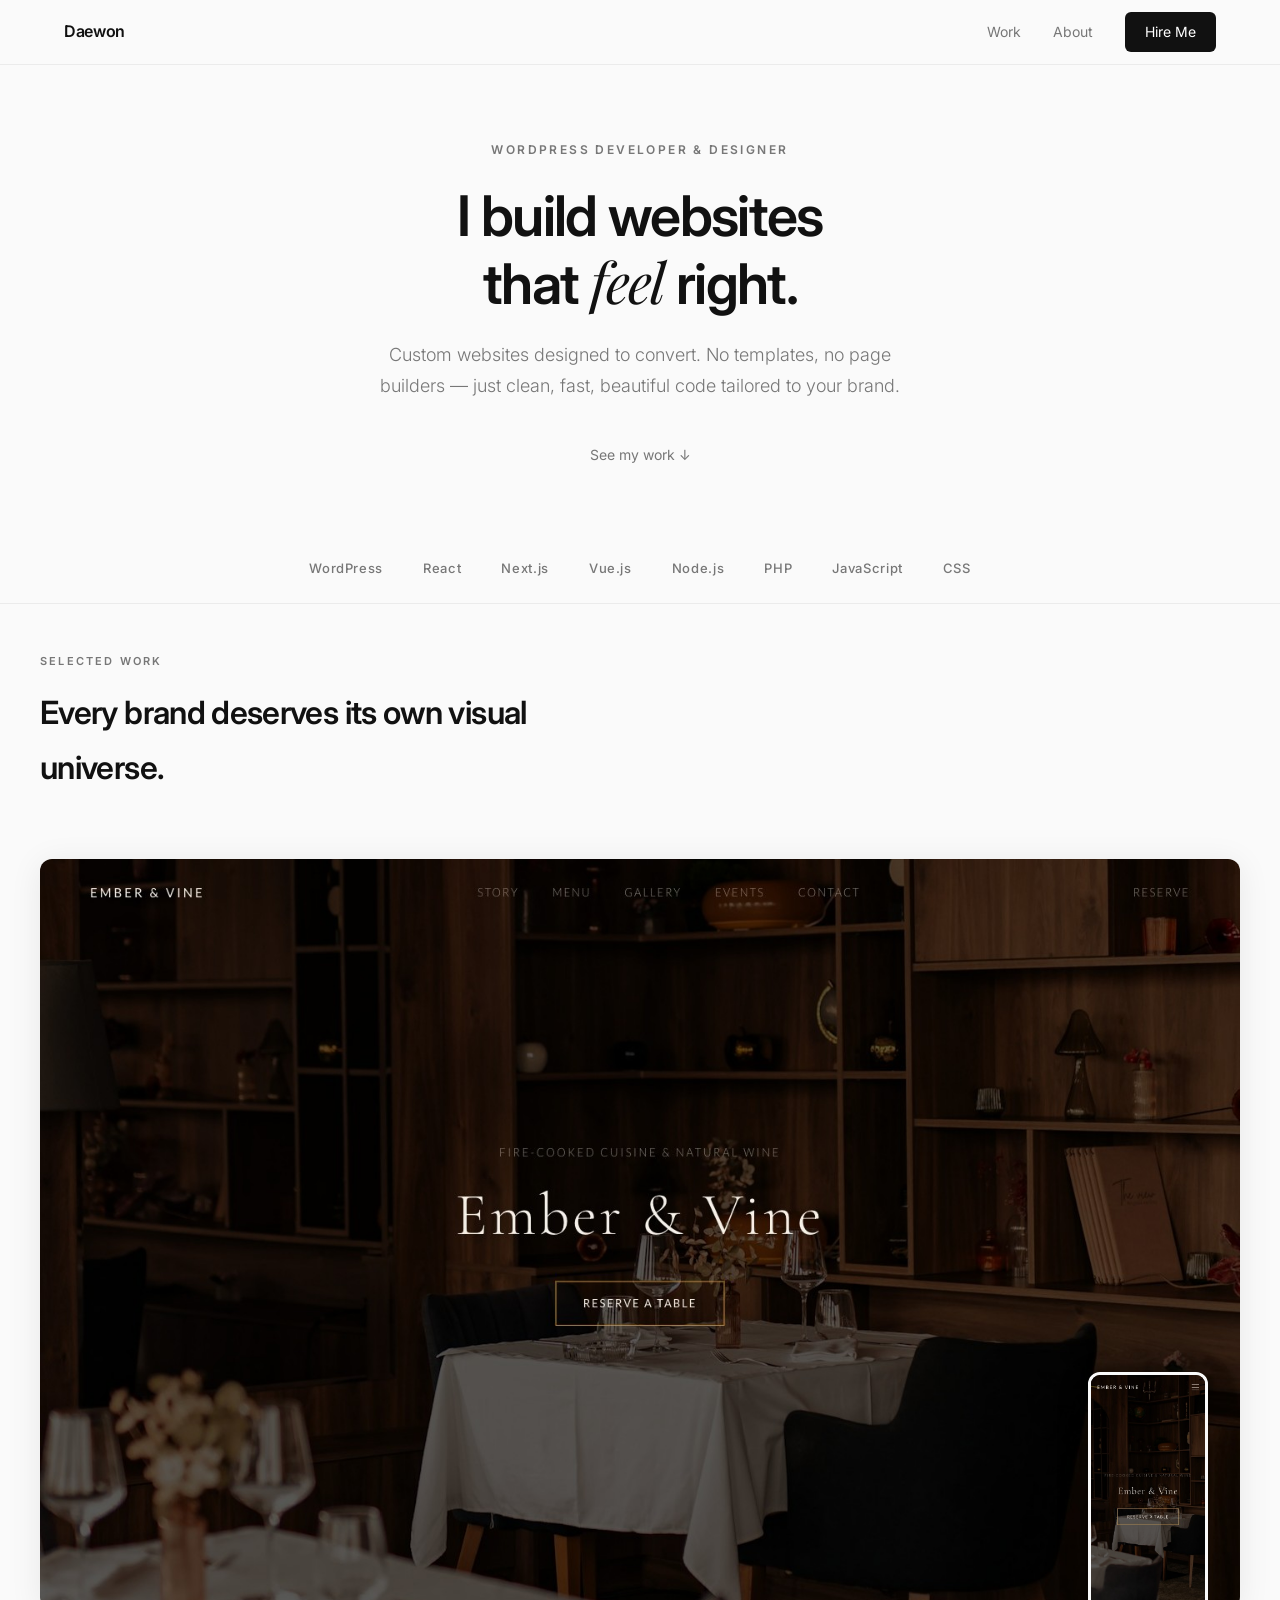
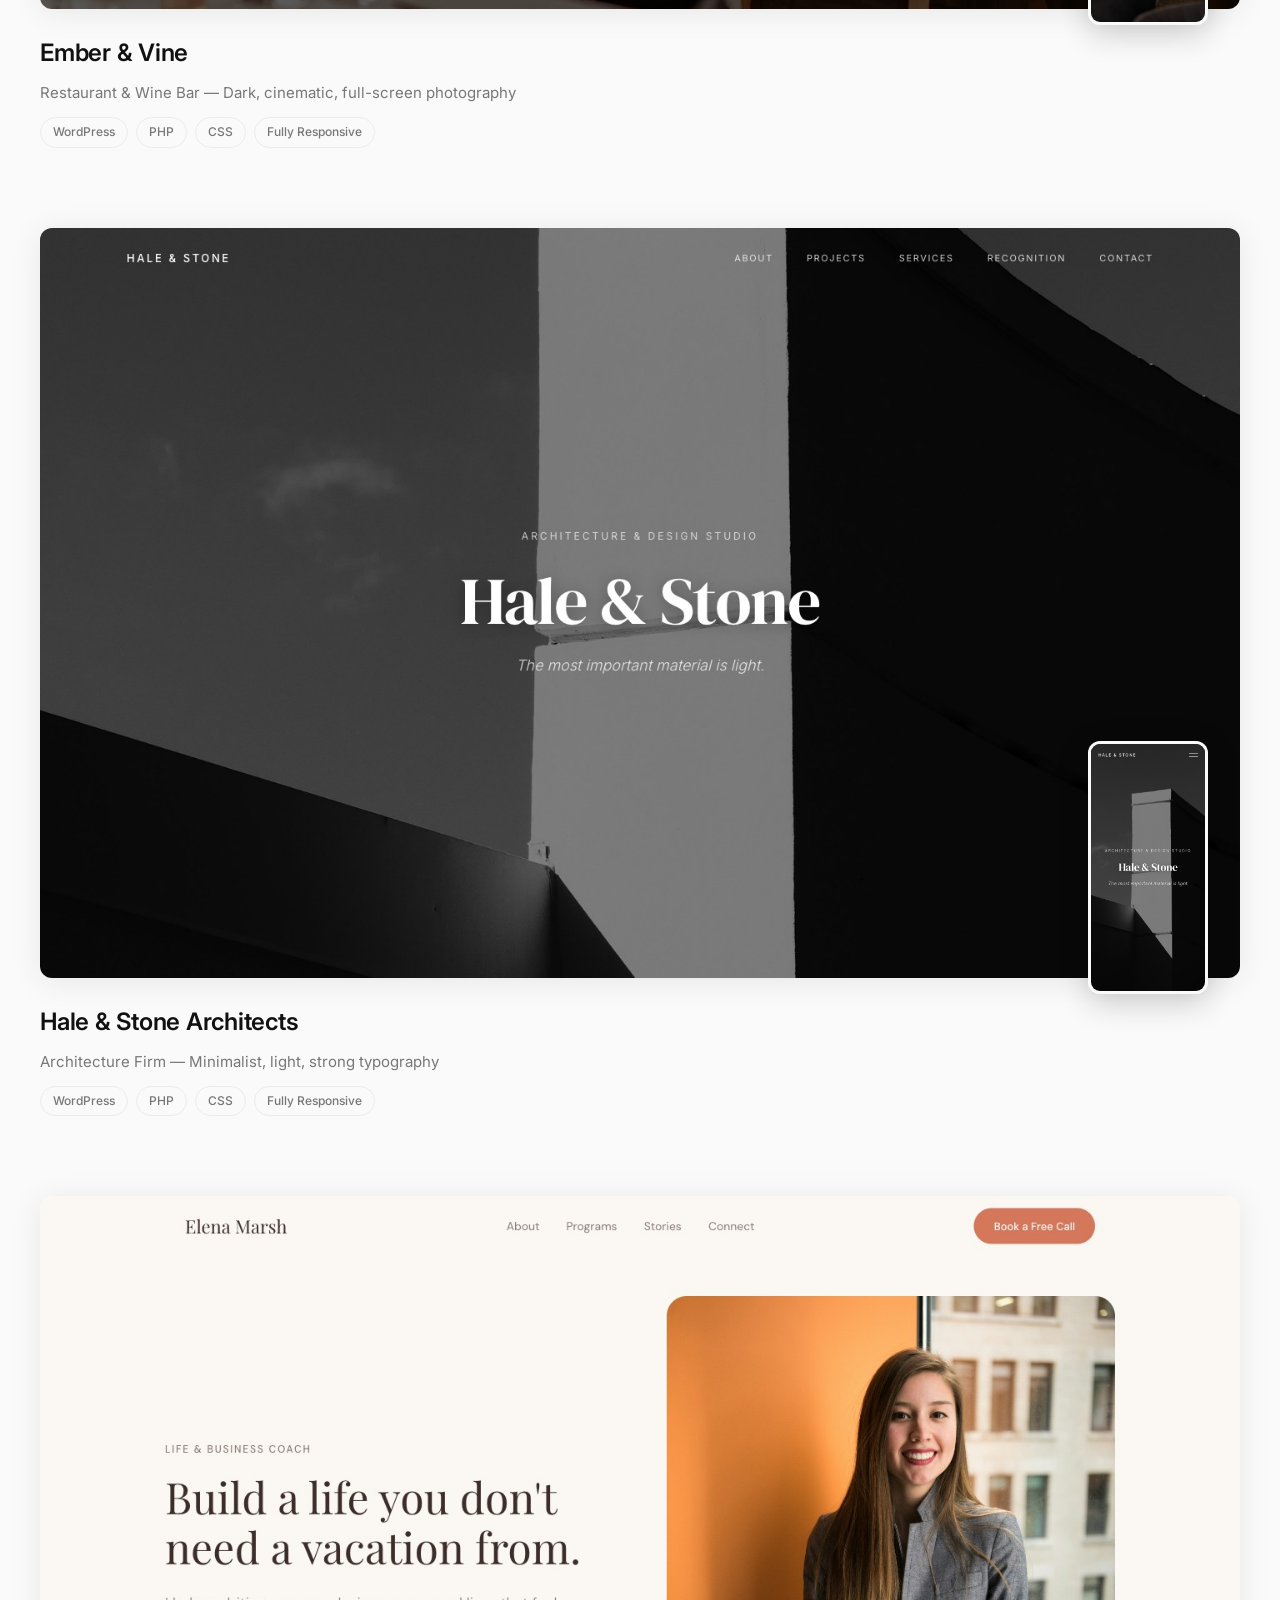
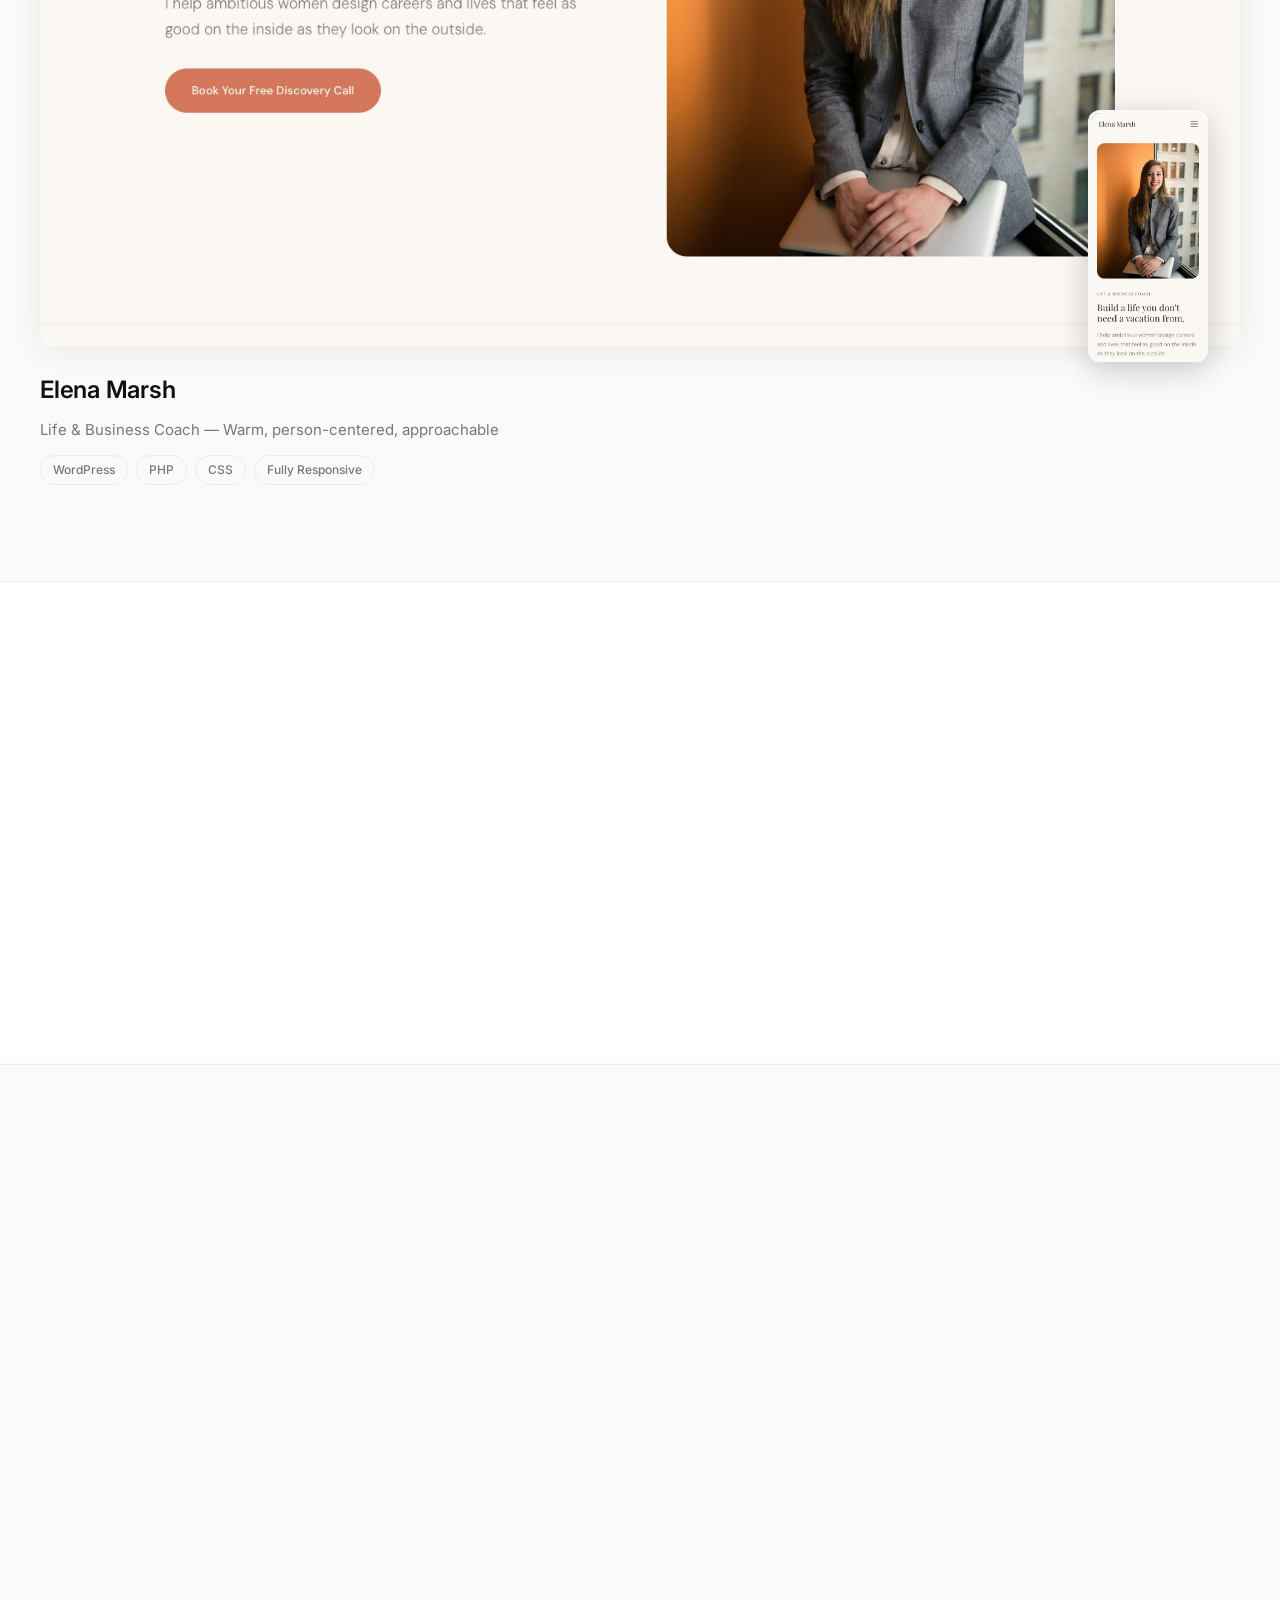
<file: index.html>
<!DOCTYPE html>
<html lang="en">
<head>
<meta charset="UTF-8">
<meta name="viewport" content="width=device-width, initial-scale=1.0">
<title>Daewon — WordPress Developer &amp; Designer</title>
<link rel="preconnect" href="https://fonts.googleapis.com">
<link href="https://fonts.googleapis.com/css2?family=Inter:wght@300;400;500;600&family=Playfair+Display:ital@0;1&display=swap" rel="stylesheet">
<link rel="stylesheet" href="assets/css/main.css">
</head>
<body>

<!-- Nav -->
<nav class="nav">
  <div class="nav__inner">
    <span class="nav__logo">Daewon</span>
    <div class="nav__links">
      <a href="#work" class="nav__link">Work</a>
      <a href="#about" class="nav__link">About</a>
      <a href="#hire" class="nav__link nav__link--cta">Hire Me</a>
    </div>
  </div>
</nav>

<!-- Hero -->
<section class="hero">
  <div class="hero__inner">
    <p class="hero__label reveal">WORDPRESS DEVELOPER &amp; DESIGNER</p>
    <h1 class="hero__title reveal">I build websites<br>that <em>feel</em> right.</h1>
    <p class="hero__subtitle reveal">Custom websites designed to convert. No templates, no page builders — just clean, fast, beautiful code tailored to your brand.</p>
    <a href="#work" class="hero__scroll reveal">See my work &darr;</a>
  </div>
</section>

<!-- Tech Stack -->
<section class="tech-bar">
  <div class="tech-bar__inner">
    <span class="tech-bar__item">WordPress</span>
    <span class="tech-bar__item">React</span>
    <span class="tech-bar__item">Next.js</span>
    <span class="tech-bar__item">Vue.js</span>
    <span class="tech-bar__item">Node.js</span>
    <span class="tech-bar__item">PHP</span>
    <span class="tech-bar__item">JavaScript</span>
    <span class="tech-bar__item">CSS</span>
  </div>
</section>

<!-- Work -->
<section class="work" id="work">
  <div class="work__inner">
    <p class="label reveal">SELECTED WORK</p>
    <h2 class="work__title reveal">Every brand deserves its own visual universe.</h2>

    <div class="projects">
      <a href="ember-vine/index.html" class="project reveal" target="_blank">
        <div class="project__screens">
          <div class="project__desktop">
            <img src="assets/images/preview-ember-vine.jpeg" alt="Ember & Vine — Desktop">
          </div>
          <div class="project__mobile">
            <img src="assets/images/mobile-ember-vine.jpeg" alt="Ember & Vine — Mobile">
          </div>
          <div class="project__overlay">
            <span class="project__view">View Site &rarr;</span>
          </div>
        </div>
        <div class="project__info">
          <h3 class="project__name">Ember &amp; Vine</h3>
          <p class="project__meta">Restaurant &amp; Wine Bar — Dark, cinematic, full-screen photography</p>
          <div class="project__tags">
            <span class="tag">WordPress</span>
            <span class="tag">PHP</span>
            <span class="tag">CSS</span>
            <span class="tag">Fully Responsive</span>
          </div>
        </div>
      </a>

      <a href="hale-stone/index.html" class="project reveal" target="_blank">
        <div class="project__screens">
          <div class="project__desktop">
            <img src="assets/images/preview-hale-stone.jpeg" alt="Hale & Stone — Desktop">
          </div>
          <div class="project__mobile">
            <img src="assets/images/mobile-hale-stone.jpeg" alt="Hale & Stone — Mobile">
          </div>
          <div class="project__overlay">
            <span class="project__view">View Site &rarr;</span>
          </div>
        </div>
        <div class="project__info">
          <h3 class="project__name">Hale &amp; Stone Architects</h3>
          <p class="project__meta">Architecture Firm — Minimalist, light, strong typography</p>
          <div class="project__tags">
            <span class="tag">WordPress</span>
            <span class="tag">PHP</span>
            <span class="tag">CSS</span>
            <span class="tag">Fully Responsive</span>
          </div>
        </div>
      </a>

      <a href="elena-marsh/index.html" class="project reveal" target="_blank">
        <div class="project__screens">
          <div class="project__desktop">
            <img src="assets/images/preview-elena-marsh.jpeg" alt="Elena Marsh — Desktop">
          </div>
          <div class="project__mobile">
            <img src="assets/images/mobile-elena-marsh.jpeg" alt="Elena Marsh — Mobile">
          </div>
          <div class="project__overlay">
            <span class="project__view">View Site &rarr;</span>
          </div>
        </div>
        <div class="project__info">
          <h3 class="project__name">Elena Marsh</h3>
          <p class="project__meta">Life &amp; Business Coach — Warm, person-centered, approachable</p>
          <div class="project__tags">
            <span class="tag">WordPress</span>
            <span class="tag">PHP</span>
            <span class="tag">CSS</span>
            <span class="tag">Fully Responsive</span>
          </div>
        </div>
      </a>
    </div>
  </div>
</section>

<!-- What I Can Build -->
<section class="capabilities">
  <div class="capabilities__inner">
    <p class="label reveal">BEYOND THE SHOWCASE</p>
    <h2 class="capabilities__title reveal">WordPress, React, Vue — whatever your stack, I build it right.</h2>
    <div class="capabilities__grid reveal">
      <div class="capability">
        <h3 class="capability__name">Full Business Websites</h3>
        <p class="capability__desc">Multi-page sites with contact forms, booking systems, maps, and SEO optimization.</p>
      </div>
      <div class="capability">
        <h3 class="capability__name">E-Commerce</h3>
        <p class="capability__desc">WooCommerce stores with product pages, cart, checkout, and payment integration.</p>
      </div>
      <div class="capability">
        <h3 class="capability__name">Blog &amp; Content</h3>
        <p class="capability__desc">Custom blog layouts, category pages, newsletter integration, and CMS training.</p>
      </div>
      <div class="capability">
        <h3 class="capability__name">Speed &amp; SEO</h3>
        <p class="capability__desc">Performance optimization, Core Web Vitals, structured data, and on-page SEO setup.</p>
      </div>
    </div>
  </div>
</section>

<!-- About -->
<section class="about" id="about">
  <div class="about__inner">
    <div class="about__text">
      <p class="label reveal">ABOUT ME</p>
      <h2 class="about__title reveal">WordPress developer with an eye for design.</h2>
      <p class="about__body reveal">I'm Alex, aka Daewon — a web designer and developer obsessed with craft. I don't use templates or page builders. Every site is hand-coded, pixel-perfect, and built to load fast.</p>
      <p class="about__body reveal">I deliver premium quality on tight timelines. The sites above are showcase projects — each one designed and built from scratch to demonstrate what I can create for your brand and niche.</p>
    </div>
    <div class="about__stats reveal">
      <div class="stat">
        <span class="stat__number">0</span>
        <span class="stat__label">Templates Used</span>
      </div>
      <div class="stat">
        <span class="stat__number">&lt;2s</span>
        <span class="stat__label">Avg Load Time</span>
      </div>
      <div class="stat">
        <span class="stat__number">100%</span>
        <span class="stat__label">Hand-Coded</span>
      </div>
    </div>
  </div>
</section>

<!-- Hire -->
<section class="hire" id="hire">
  <div class="hire__inner reveal">
    <h2 class="hire__title">Ready for a website that works as hard as you do?</h2>
    <p class="hire__text">Let's talk about your project. I typically respond within a few hours.</p>
    <a href="https://www.fiverr.com/daewon6" class="btn" target="_blank" rel="noopener">Hire Me on Fiverr &rarr;</a>
    <p class="hire__email">or email me at <a href="mailto:alexisberdah@gmail.com">alexisberdah@gmail.com</a></p>
  </div>
</section>

<!-- Footer -->
<footer class="footer">
  <p>&copy; 2026 Daewon. All rights reserved.</p>
</footer>

<script>
// Scroll reveal
const reveals = document.querySelectorAll('.reveal');
const observer = new IntersectionObserver((entries) => {
  entries.forEach(entry => {
    if (entry.isIntersecting) {
      entry.target.classList.add('visible');
      observer.unobserve(entry.target);
    }
  });
}, { threshold: 0.05, rootMargin: '0px 0px -50px 0px' });
reveals.forEach(el => observer.observe(el));

// Smooth scroll
document.querySelectorAll('a[href^="#"]').forEach(anchor => {
  anchor.addEventListener('click', (e) => {
    const target = document.querySelector(anchor.getAttribute('href'));
    if (target) { e.preventDefault(); target.scrollIntoView({ behavior: 'smooth' }); }
  });
});
</script>
</body>
</html>
</file>
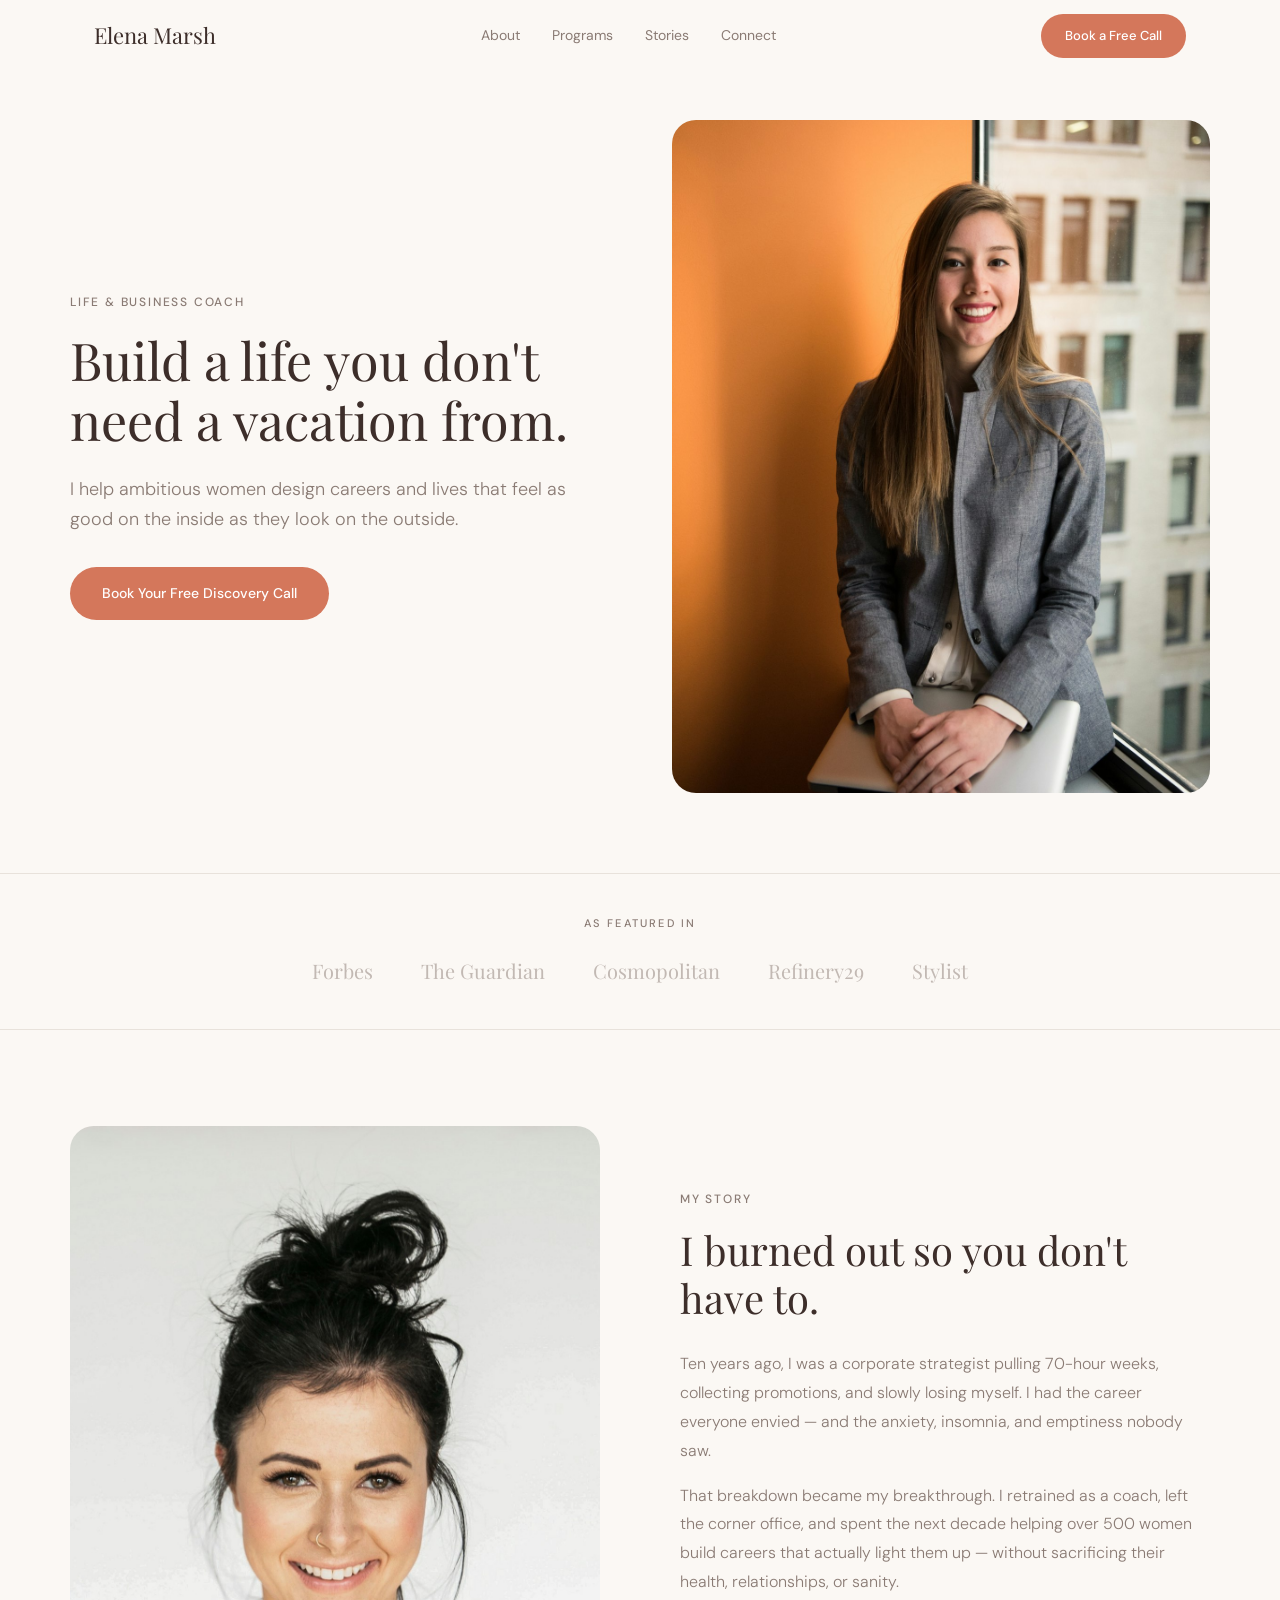
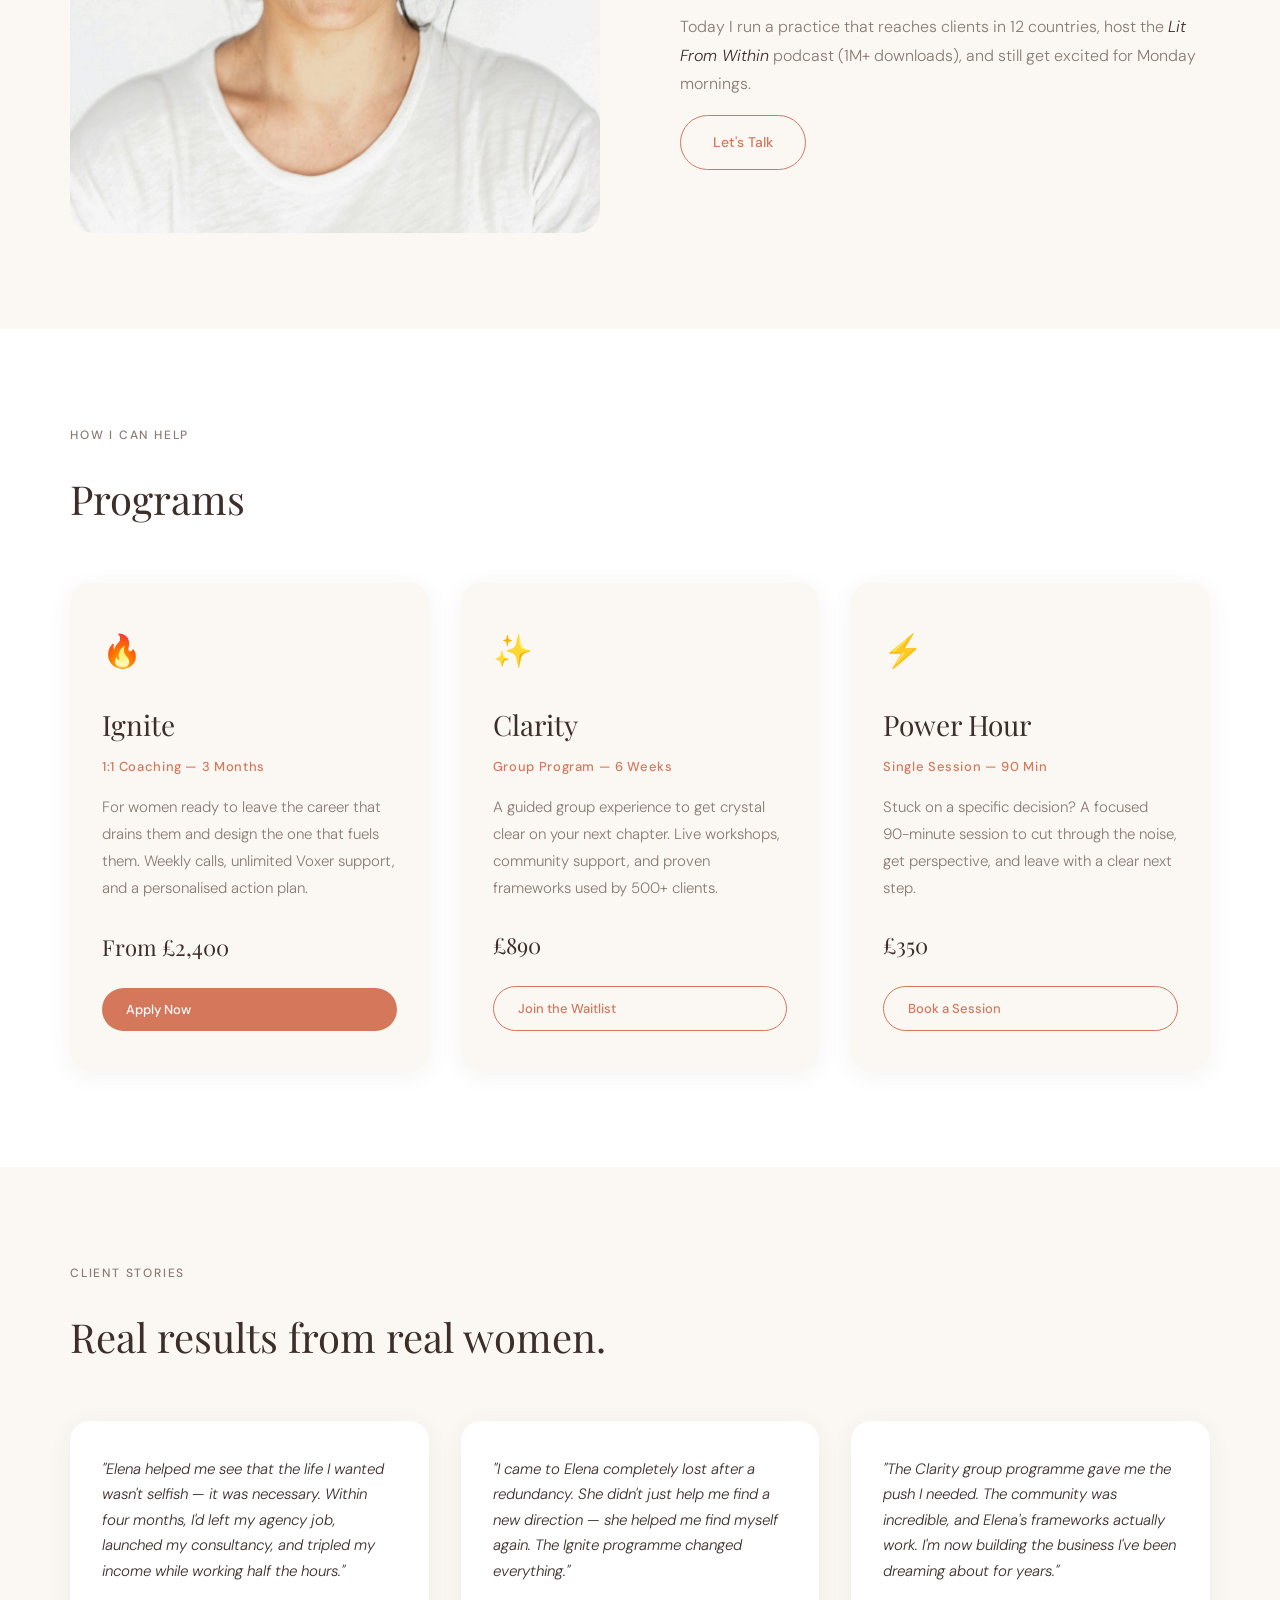
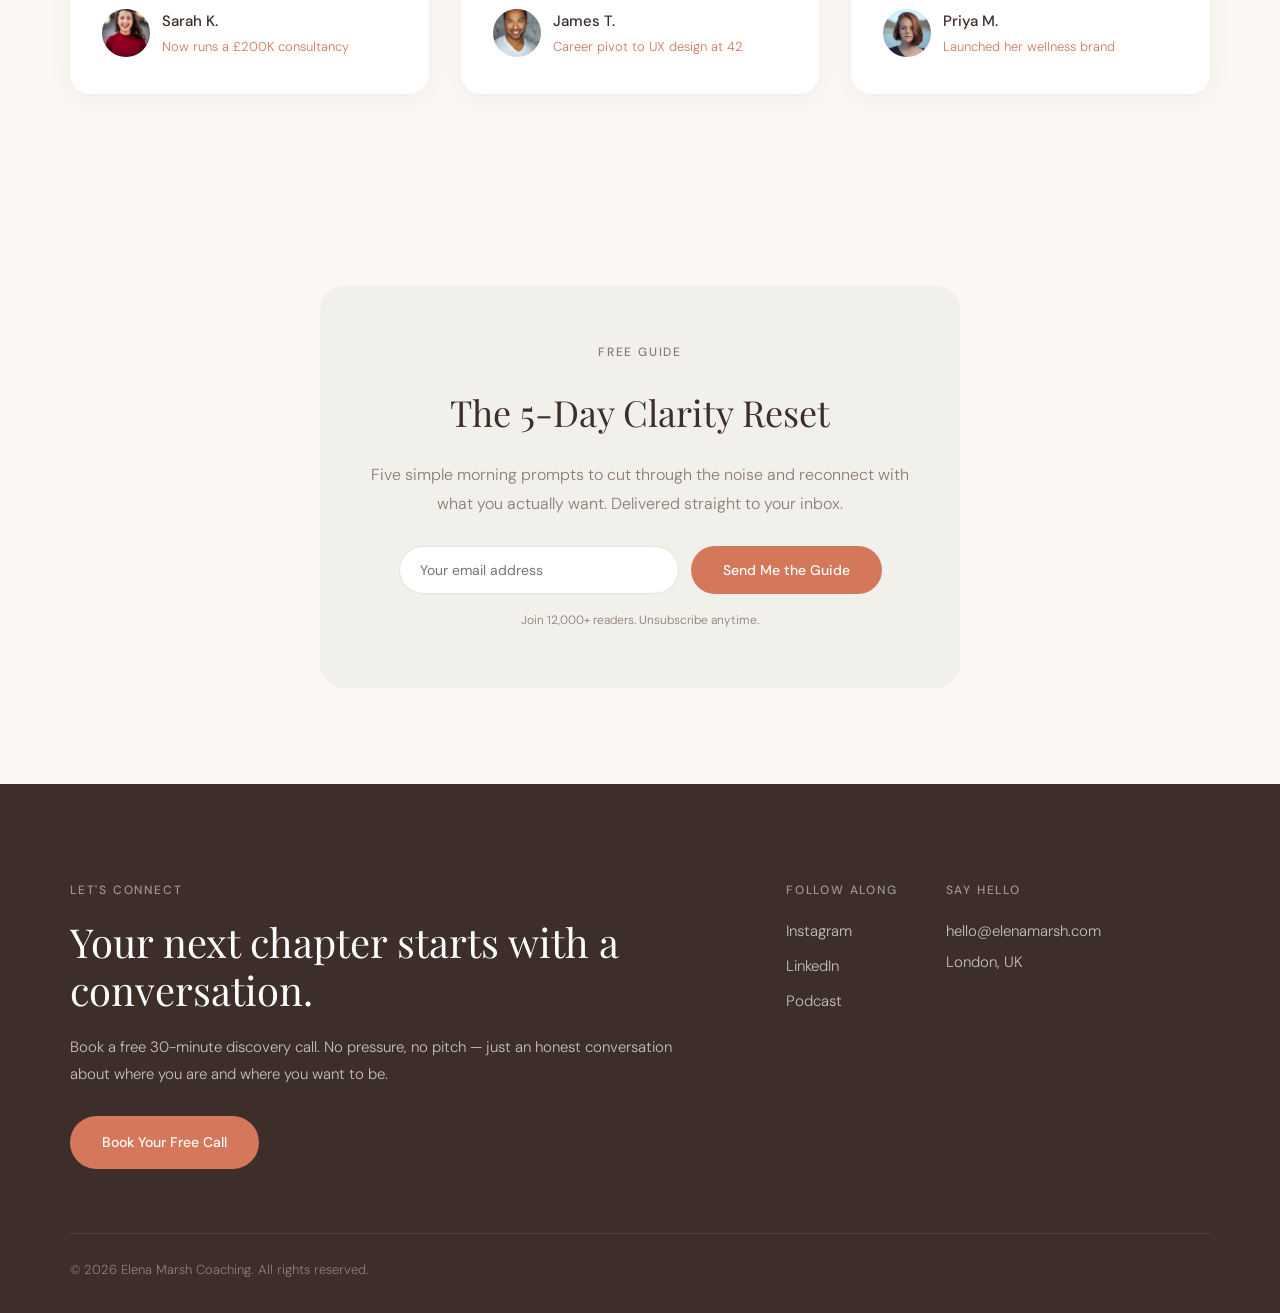
<file: elena-marsh/index.html>
<!DOCTYPE html>
<html lang="en">
<head>
<meta charset="UTF-8">
<meta name="viewport" content="width=device-width, initial-scale=1.0">

<link rel="preconnect" href="https://fonts.googleapis.com"><link href="https://fonts.googleapis.com/css2?family=Playfair+Display:ital,wght@0,400;0,500;1,400&family=DM+Sans:wght@300;400;500&display=swap" rel="stylesheet"><link rel="stylesheet" href="css/main.css"></head>
<body >

<!-- Navigation -->
<nav class="nav" id="nav">
  <div class="nav__inner">
    <a href="#" class="nav__logo">Elena Marsh</a>
    <div class="nav__links">
      <a href="#about" class="nav__link">About</a>
      <a href="#programs" class="nav__link">Programs</a>
      <a href="#stories" class="nav__link">Stories</a>
      <a href="#connect" class="nav__link">Connect</a>
    </div>
    <a href="#connect" class="nav__cta">Book a Free Call</a>
    <button class="nav__burger" id="burger" aria-label="Menu">
      <span></span><span></span><span></span>
    </button>
  </div>
</nav>

<!-- Mobile menu -->
<div class="mobile-menu" id="mobile-menu">
  <a href="#about" class="mobile-menu__link">About</a>
  <a href="#programs" class="mobile-menu__link">Programs</a>
  <a href="#stories" class="mobile-menu__link">Stories</a>
  <a href="#connect" class="mobile-menu__link">Connect</a>
  <a href="#connect" class="mobile-menu__cta">Book a Free Call</a>
</div>

<!-- Hero -->
<section class="hero">
  <div class="hero__inner">
    <div class="hero__text">
      <p class="label reveal">LIFE &amp; BUSINESS COACH</p>
      <h1 class="hero__title reveal">Build a life you don't need a vacation from.</h1>
      <p class="hero__subtitle reveal">I help ambitious women design careers and lives that feel as good on the inside as they look on the outside.</p>
      <a href="#connect" class="btn btn--primary reveal">Book Your Free Discovery Call</a>
    </div>
    <div class="hero__image reveal">
      <img src="images/hero.jpg" alt="Elena Marsh, life and business coach">
    </div>
  </div>
</section>

<!-- As Seen In -->
<section class="seen-in">
  <div class="seen-in__inner">
    <p class="seen-in__label">AS FEATURED IN</p>
    <div class="seen-in__logos">
      <span class="seen-in__logo">Forbes</span>
      <span class="seen-in__logo">The Guardian</span>
      <span class="seen-in__logo">Cosmopolitan</span>
      <span class="seen-in__logo">Refinery29</span>
      <span class="seen-in__logo">Stylist</span>
    </div>
  </div>
</section>

<!-- About -->
<section class="about" id="about">
  <div class="about__inner">
    <div class="about__image reveal">
      <img src="images/about.jpg" alt="Elena in her studio">
    </div>
    <div class="about__text">
      <p class="label reveal">MY STORY</p>
      <h2 class="about__title reveal">I burned out so you don't have to.</h2>
      <p class="about__body reveal">Ten years ago, I was a corporate strategist pulling 70-hour weeks, collecting promotions, and slowly losing myself. I had the career everyone envied — and the anxiety, insomnia, and emptiness nobody saw.</p>
      <p class="about__body reveal">That breakdown became my breakthrough. I retrained as a coach, left the corner office, and spent the next decade helping over 500 women build careers that actually light them up — without sacrificing their health, relationships, or sanity.</p>
      <p class="about__body reveal">Today I run a practice that reaches clients in 12 countries, host the <em>Lit From Within</em> podcast (1M+ downloads), and still get excited for Monday mornings.</p>
      <a href="#connect" class="btn btn--ghost reveal">Let's Talk</a>
    </div>
  </div>
</section>

<!-- Programs -->
<section class="programs" id="programs">
  <div class="programs__inner">
    <p class="label reveal">HOW I CAN HELP</p>
    <h2 class="programs__title reveal">Programs</h2>
    <div class="programs__grid">
      <div class="program reveal">
        <span class="program__emoji">🔥</span>
        <h3 class="program__name">Ignite</h3>
        <p class="program__type">1:1 Coaching — 3 Months</p>
        <p class="program__desc">For women ready to leave the career that drains them and design the one that fuels them. Weekly calls, unlimited Voxer support, and a personalised action plan.</p>
        <p class="program__price">From £2,400</p>
        <a href="#connect" class="btn btn--primary btn--small">Apply Now</a>
      </div>
      <div class="program reveal">
        <span class="program__emoji">✨</span>
        <h3 class="program__name">Clarity</h3>
        <p class="program__type">Group Program — 6 Weeks</p>
        <p class="program__desc">A guided group experience to get crystal clear on your next chapter. Live workshops, community support, and proven frameworks used by 500+ clients.</p>
        <p class="program__price">£890</p>
        <a href="#connect" class="btn btn--ghost btn--small">Join the Waitlist</a>
      </div>
      <div class="program reveal">
        <span class="program__emoji">⚡</span>
        <h3 class="program__name">Power Hour</h3>
        <p class="program__type">Single Session — 90 Min</p>
        <p class="program__desc">Stuck on a specific decision? A focused 90-minute session to cut through the noise, get perspective, and leave with a clear next step.</p>
        <p class="program__price">£350</p>
        <a href="#connect" class="btn btn--ghost btn--small">Book a Session</a>
      </div>
    </div>
  </div>
</section>

<!-- Testimonials -->
<section class="testimonials" id="stories">
  <div class="testimonials__inner">
    <p class="label reveal">CLIENT STORIES</p>
    <h2 class="testimonials__title reveal">Real results from real women.</h2>
    <div class="testimonials__grid">
      <div class="testimonial reveal">
        <p class="testimonial__quote">"Elena helped me see that the life I wanted wasn't selfish — it was necessary. Within four months, I'd left my agency job, launched my consultancy, and tripled my income while working half the hours."</p>
        <div class="testimonial__author">
          <img src="images/testimonial-1.jpg" alt="Sarah K." class="testimonial__photo">
          <div>
            <p class="testimonial__name">Sarah K.</p>
            <p class="testimonial__result">Now runs a £200K consultancy</p>
          </div>
        </div>
      </div>
      <div class="testimonial reveal">
        <p class="testimonial__quote">"I came to Elena completely lost after a redundancy. She didn't just help me find a new direction — she helped me find myself again. The Ignite programme changed everything."</p>
        <div class="testimonial__author">
          <img src="images/testimonial-2.jpg" alt="James T." class="testimonial__photo">
          <div>
            <p class="testimonial__name">James T.</p>
            <p class="testimonial__result">Career pivot to UX design at 42</p>
          </div>
        </div>
      </div>
      <div class="testimonial reveal">
        <p class="testimonial__quote">"The Clarity group programme gave me the push I needed. The community was incredible, and Elena's frameworks actually work. I'm now building the business I've been dreaming about for years."</p>
        <div class="testimonial__author">
          <img src="images/testimonial-3.jpg" alt="Priya M." class="testimonial__photo">
          <div>
            <p class="testimonial__name">Priya M.</p>
            <p class="testimonial__result">Launched her wellness brand</p>
          </div>
        </div>
      </div>
    </div>
  </div>
</section>

<!-- Free Resource / Lead Magnet -->
<section class="lead-magnet">
  <div class="lead-magnet__inner reveal">
    <p class="label">FREE GUIDE</p>
    <h2 class="lead-magnet__title">The 5-Day Clarity Reset</h2>
    <p class="lead-magnet__desc">Five simple morning prompts to cut through the noise and reconnect with what you actually want. Delivered straight to your inbox.</p>
    <form class="lead-magnet__form" onsubmit="return false;">
      <input type="email" placeholder="Your email address" class="lead-magnet__input" required>
      <button type="submit" class="btn btn--primary">Send Me the Guide</button>
    </form>
    <p class="lead-magnet__fine">Join 12,000+ readers. Unsubscribe anytime.</p>
  </div>
</section>

<!-- Footer -->
<footer class="footer" id="connect">
  <div class="footer__inner">
    <div class="footer__main">
      <p class="label reveal">LET'S CONNECT</p>
      <h2 class="footer__title reveal">Your next chapter starts with a conversation.</h2>
      <p class="footer__text reveal">Book a free 30-minute discovery call. No pressure, no pitch — just an honest conversation about where you are and where you want to be.</p>
      <a href="#" class="btn btn--primary reveal">Book Your Free Call</a>
    </div>
    <div class="footer__info">
      <div class="footer__col">
        <p class="label">FOLLOW ALONG</p>
        <a href="#" class="footer__social">Instagram</a>
        <a href="#" class="footer__social">LinkedIn</a>
        <a href="#" class="footer__social">Podcast</a>
      </div>
      <div class="footer__col">
        <p class="label">SAY HELLO</p>
        <p class="footer__contact">hello@elenamarsh.com</p>
        <p class="footer__contact">London, UK</p>
      </div>
    </div>
  </div>
  <div class="footer__bottom">
    <p>&copy; 2026 Elena Marsh Coaching. All rights reserved.</p>
  </div>
</footer>


<script src="js/main.js"></script></body>
</html>
</file>
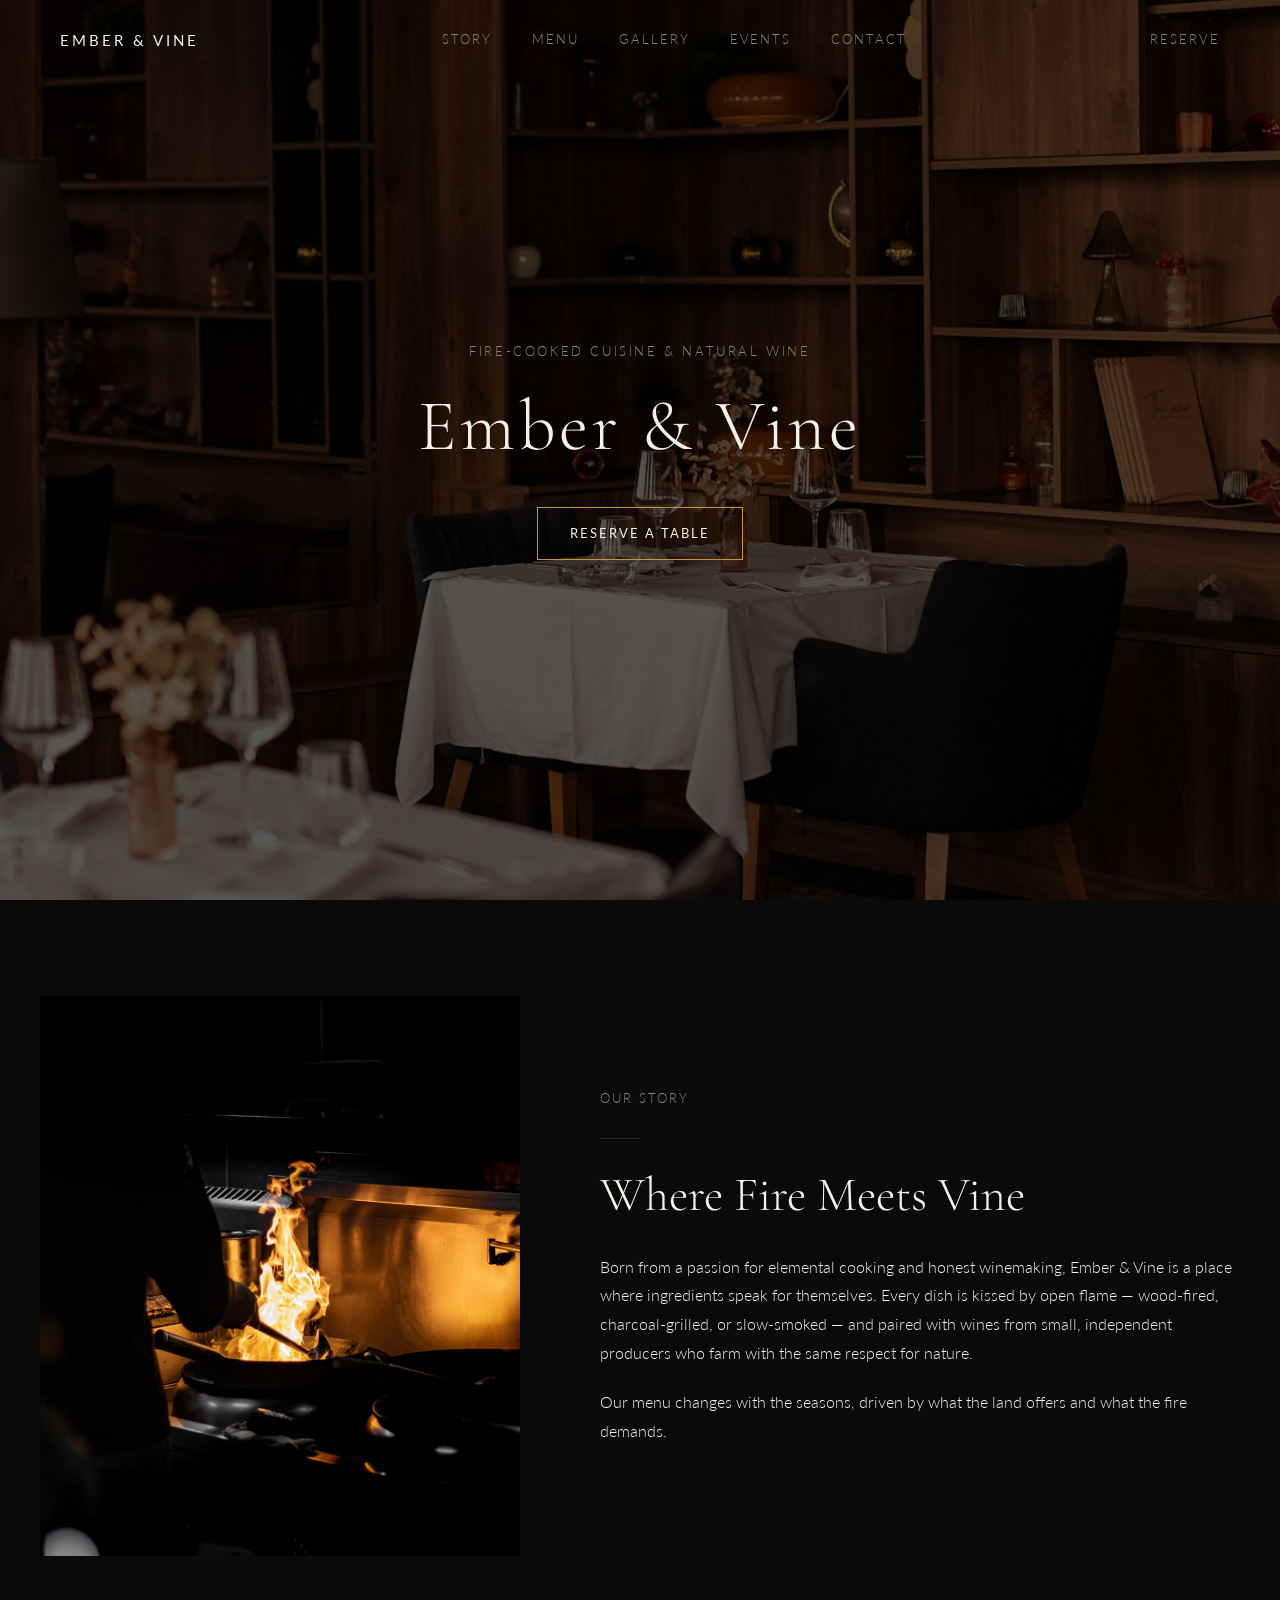
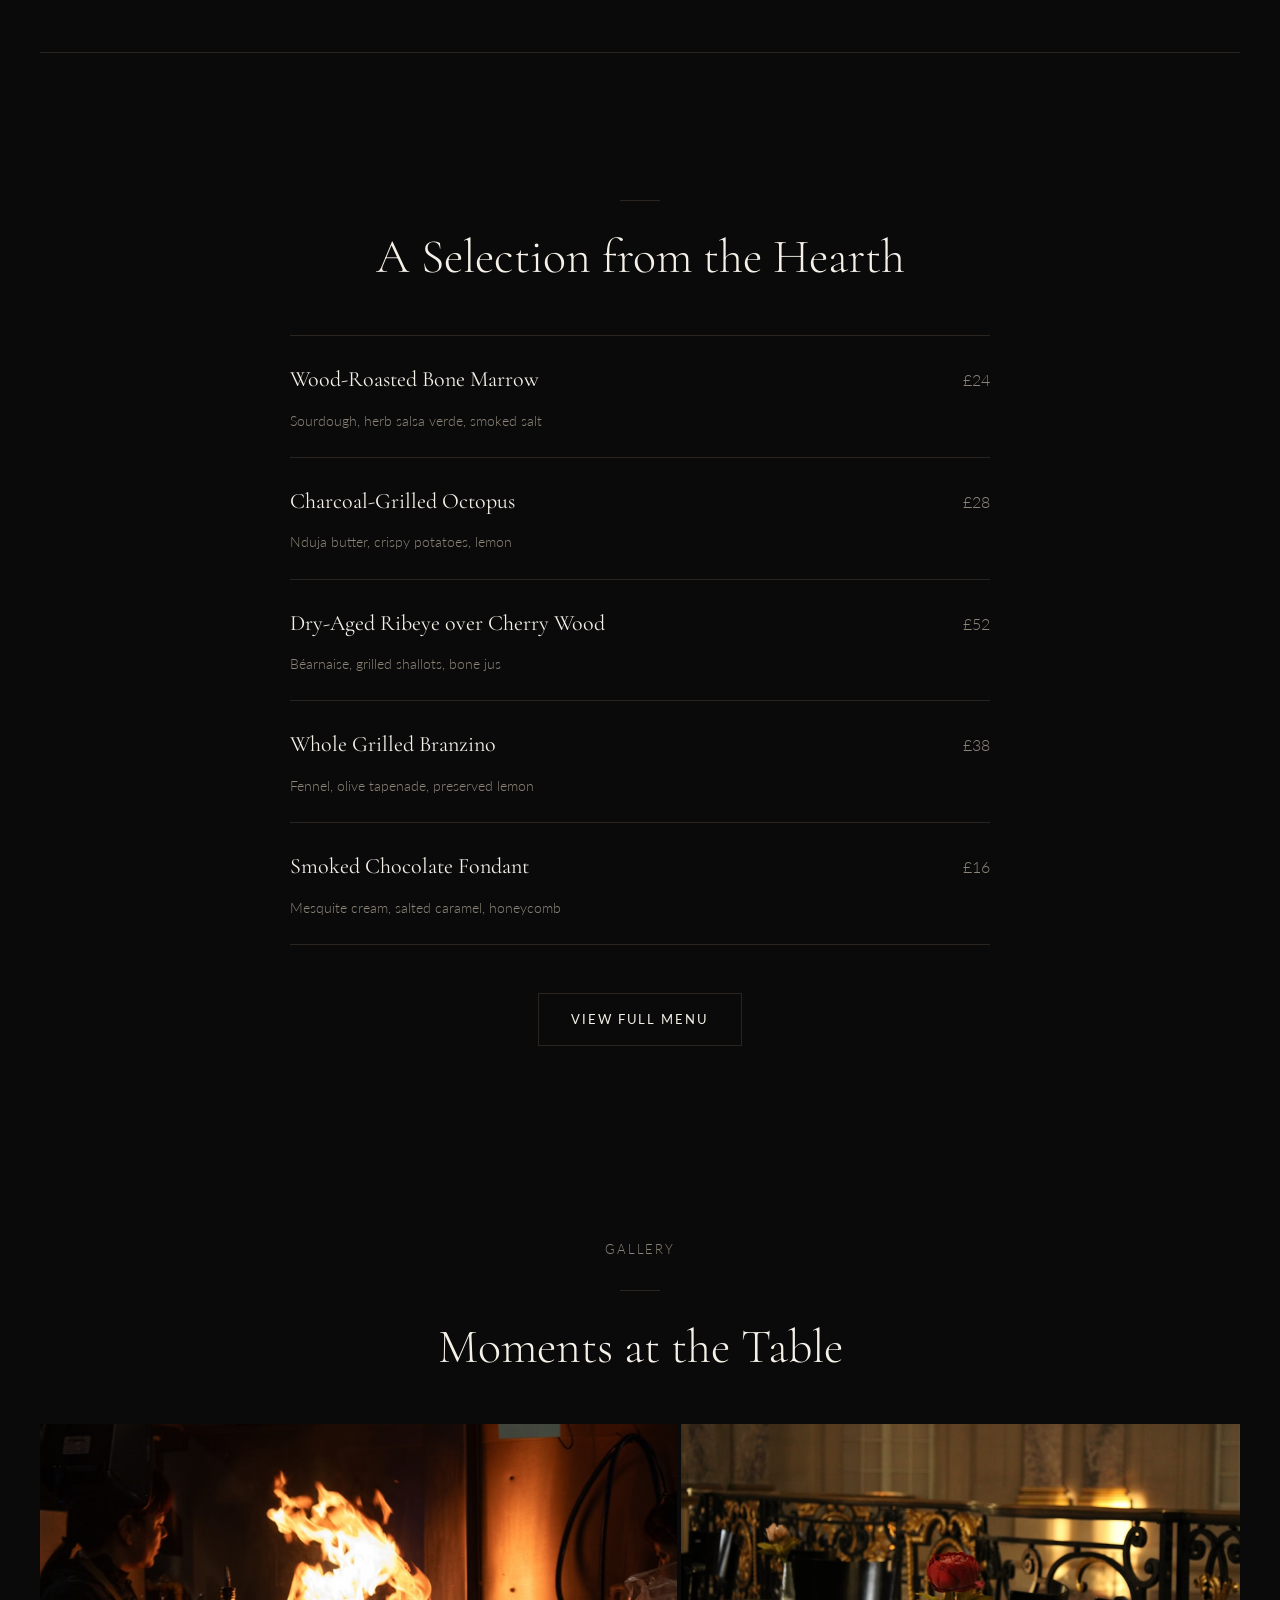
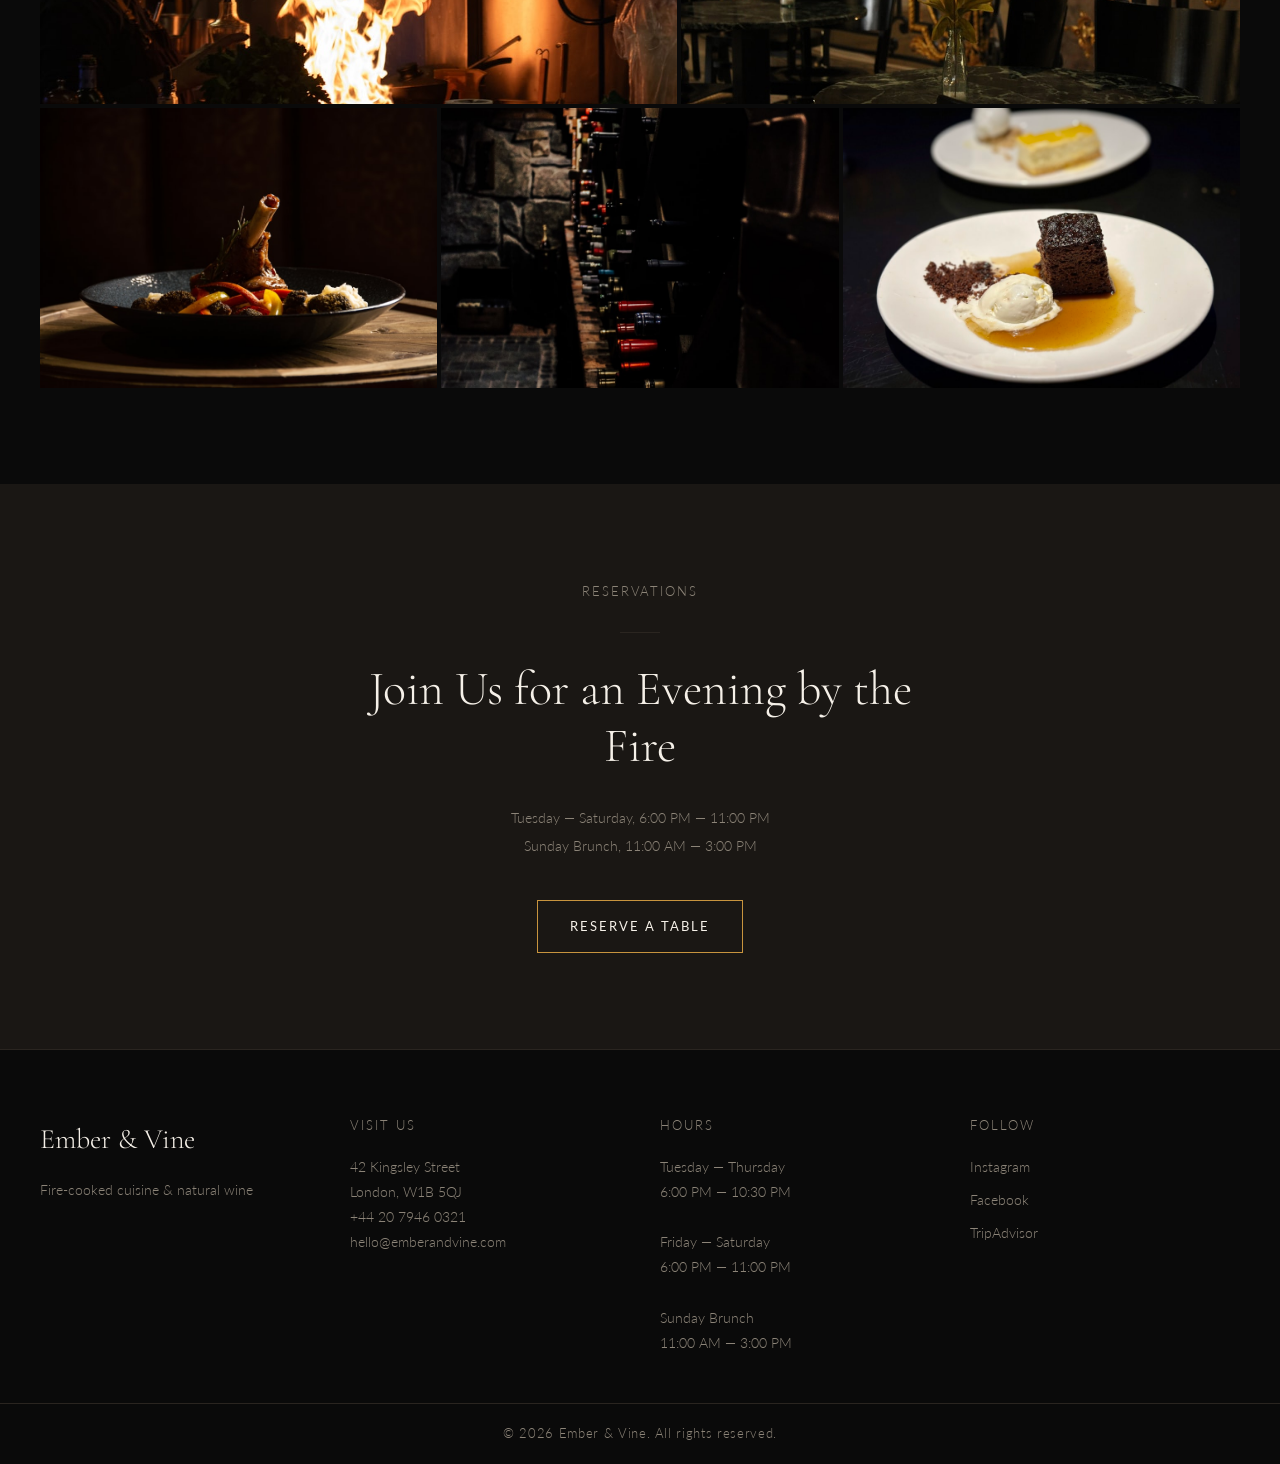
<file: ember-vine/index.html>
<!DOCTYPE html>
<html lang="en">
<head>
<meta charset="UTF-8">
<meta name="viewport" content="width=device-width, initial-scale=1.0">

<link rel="preconnect" href="https://fonts.googleapis.com"><link href="https://fonts.googleapis.com/css2?family=Cormorant+Garamond:wght@300;400;500&family=Lato:wght@300;400&display=swap" rel="stylesheet"><link rel="stylesheet" href="css/main.css"></head>
<body >

<!-- Navigation -->
<nav class="nav" id="nav">
  <div class="nav__inner">
    <a href="#" class="nav__logo">EMBER &amp; VINE</a>
    <div class="nav__links">
      <a href="#story" class="nav__link">STORY</a>
      <a href="#menu" class="nav__link">MENU</a>
      <a href="#gallery" class="nav__link">GALLERY</a>
      <a href="#events" class="nav__link">EVENTS</a>
      <a href="#contact" class="nav__link">CONTACT</a>
    </div>
    <a href="#reserve" class="nav__cta">RESERVE</a>
    <button class="nav__burger" id="burger" aria-label="Menu">
      <span></span><span></span><span></span>
    </button>
  </div>
</nav>

<!-- Mobile menu -->
<div class="mobile-menu" id="mobile-menu">
  <a href="#story" class="mobile-menu__link">STORY</a>
  <a href="#menu" class="mobile-menu__link">MENU</a>
  <a href="#gallery" class="mobile-menu__link">GALLERY</a>
  <a href="#events" class="mobile-menu__link">EVENTS</a>
  <a href="#contact" class="mobile-menu__link">CONTACT</a>
  <a href="#reserve" class="mobile-menu__cta">RESERVE A TABLE</a>
</div>

<!-- Hero -->
<section class="hero" style="background-image: url('images/ember-vine/hero-hq.jpg')">
  <div class="hero__overlay"></div>
  <div class="hero__content">
    <p class="hero__label reveal">FIRE-COOKED CUISINE &amp; NATURAL WINE</p>
    <h1 class="hero__title reveal">Ember &amp; Vine</h1>
    <a href="#reserve" class="btn reveal">RESERVE A TABLE</a>
  </div>
</section>

<!-- About / Story -->
<section class="about" id="story">
  <div class="about__inner">
    <div class="about__image reveal">
      <img src="images/ember-vine/about-chef-hq.jpg" alt="Chef working over open flame" loading="lazy">
    </div>
    <div class="about__content">
      <p class="label reveal">OUR STORY</p>
      <div class="divider reveal"></div>
      <h2 class="about__title reveal">Where Fire Meets Vine</h2>
      <p class="about__text reveal">Born from a passion for elemental cooking and honest winemaking, Ember &amp; Vine is a place where ingredients speak for themselves. Every dish is kissed by open flame — wood-fired, charcoal-grilled, or slow-smoked — and paired with wines from small, independent producers who farm with the same respect for nature.</p>
      <p class="about__text reveal">Our menu changes with the seasons, driven by what the land offers and what the fire demands.</p>
    </div>
  </div>
</section>

<!-- Divider -->
<div class="section-divider"></div>

<!-- Menu Highlights -->
<section class="menu" id="menu">
  <div class="menu__inner">
    <p class="label reveal">THE MENU</p>
    <div class="divider reveal"></div>
    <h2 class="menu__title reveal">A Selection from the Hearth</h2>
    <div class="menu__items">
      <div class="menu__item reveal">
        <div class="menu__item-header">
          <span class="menu__dish">Wood-Roasted Bone Marrow</span>
          <span class="menu__price">&pound;24</span>
        </div>
        <p class="menu__desc">Sourdough, herb salsa verde, smoked salt</p>
      </div>
      <div class="menu__item reveal">
        <div class="menu__item-header">
          <span class="menu__dish">Charcoal-Grilled Octopus</span>
          <span class="menu__price">&pound;28</span>
        </div>
        <p class="menu__desc">Nduja butter, crispy potatoes, lemon</p>
      </div>
      <div class="menu__item reveal">
        <div class="menu__item-header">
          <span class="menu__dish">Dry-Aged Ribeye over Cherry Wood</span>
          <span class="menu__price">&pound;52</span>
        </div>
        <p class="menu__desc">B&eacute;arnaise, grilled shallots, bone jus</p>
      </div>
      <div class="menu__item reveal">
        <div class="menu__item-header">
          <span class="menu__dish">Whole Grilled Branzino</span>
          <span class="menu__price">&pound;38</span>
        </div>
        <p class="menu__desc">Fennel, olive tapenade, preserved lemon</p>
      </div>
      <div class="menu__item reveal">
        <div class="menu__item-header">
          <span class="menu__dish">Smoked Chocolate Fondant</span>
          <span class="menu__price">&pound;16</span>
        </div>
        <p class="menu__desc">Mesquite cream, salted caramel, honeycomb</p>
      </div>
    </div>
    <a href="#" class="btn btn--ghost reveal">VIEW FULL MENU</a>
  </div>
</section>

<!-- Gallery -->
<section class="gallery" id="gallery">
  <div class="gallery__inner">
    <p class="label reveal">GALLERY</p>
    <div class="divider reveal"></div>
    <h2 class="gallery__title reveal">Moments at the Table</h2>
    <div class="gallery__grid reveal">
      <div class="gallery__row gallery__row--top">
        <div class="gallery__item gallery__item--wide">
          <img src="images/ember-vine/gallery-1-kitchen-hq.jpg" alt="Open hearth kitchen">
        </div>
        <div class="gallery__item">
          <img src="images/ember-vine/gallery-2-ambiance-hq.jpg" alt="Evening ambiance">
        </div>
      </div>
      <div class="gallery__row gallery__row--bottom">
        <div class="gallery__item">
          <img src="images/ember-vine/gallery-3-food-hq.jpg" alt="Charcoal-grilled octopus">
        </div>
        <div class="gallery__item">
          <img src="images/ember-vine/gallery-4-wine-hq.jpg" alt="Wine cellar">
        </div>
        <div class="gallery__item">
          <img src="images/ember-vine/gallery-5-table-hq.jpg" alt="Candlelit table">
        </div>
      </div>
    </div>
  </div>
</section>

<!-- Reservation -->
<section class="reservation" id="reserve">
  <div class="reservation__inner">
    <p class="label reveal">RESERVATIONS</p>
    <div class="divider reveal"></div>
    <h2 class="reservation__title reveal">Join Us for an Evening by the Fire</h2>
    <p class="reservation__hours reveal">Tuesday — Saturday, 6:00 PM — 11:00 PM<br>Sunday Brunch, 11:00 AM — 3:00 PM</p>
    <a href="#" class="btn reveal">RESERVE A TABLE</a>
  </div>
</section>

<!-- Footer -->
<footer class="footer" id="contact">
  <div class="footer__inner">
    <div class="footer__col">
      <p class="footer__brand">Ember &amp; Vine</p>
      <p class="footer__tagline">Fire-cooked cuisine &amp; natural wine</p>
    </div>
    <div class="footer__col">
      <p class="label">VISIT US</p>
      <p class="footer__text">42 Kingsley Street<br>London, W1B 5QJ<br>+44 20 7946 0321<br>hello@emberandvine.com</p>
    </div>
    <div class="footer__col">
      <p class="label">HOURS</p>
      <p class="footer__text">Tuesday — Thursday<br>6:00 PM — 10:30 PM<br><br>Friday — Saturday<br>6:00 PM — 11:00 PM<br><br>Sunday Brunch<br>11:00 AM — 3:00 PM</p>
    </div>
    <div class="footer__col">
      <p class="label">FOLLOW</p>
      <a href="#" class="footer__social">Instagram</a>
      <a href="#" class="footer__social">Facebook</a>
      <a href="#" class="footer__social">TripAdvisor</a>
    </div>
  </div>
</footer>

<!-- Copyright -->
<div class="copyright">
  <p>&copy; 2026 Ember &amp; Vine. All rights reserved.</p>
</div>


<script src="js/main.js"></script></body>
</html>
</file>
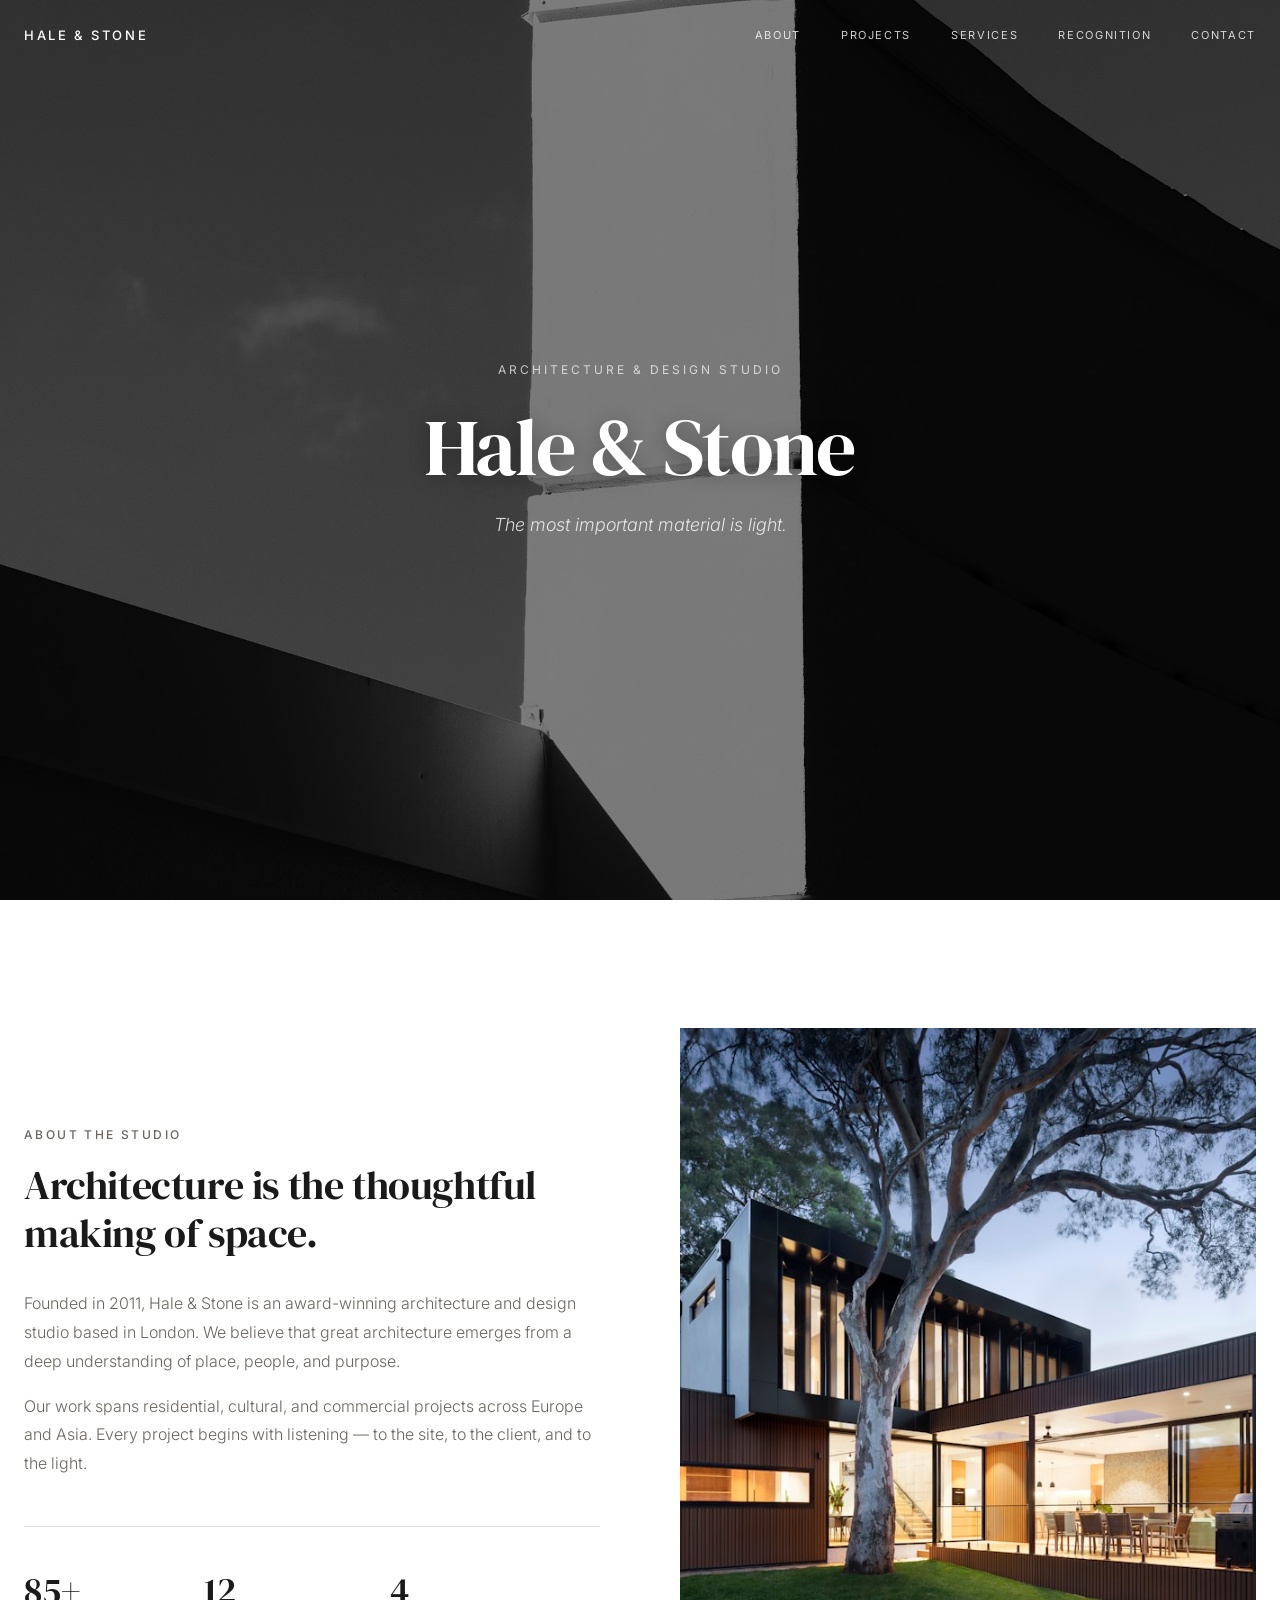
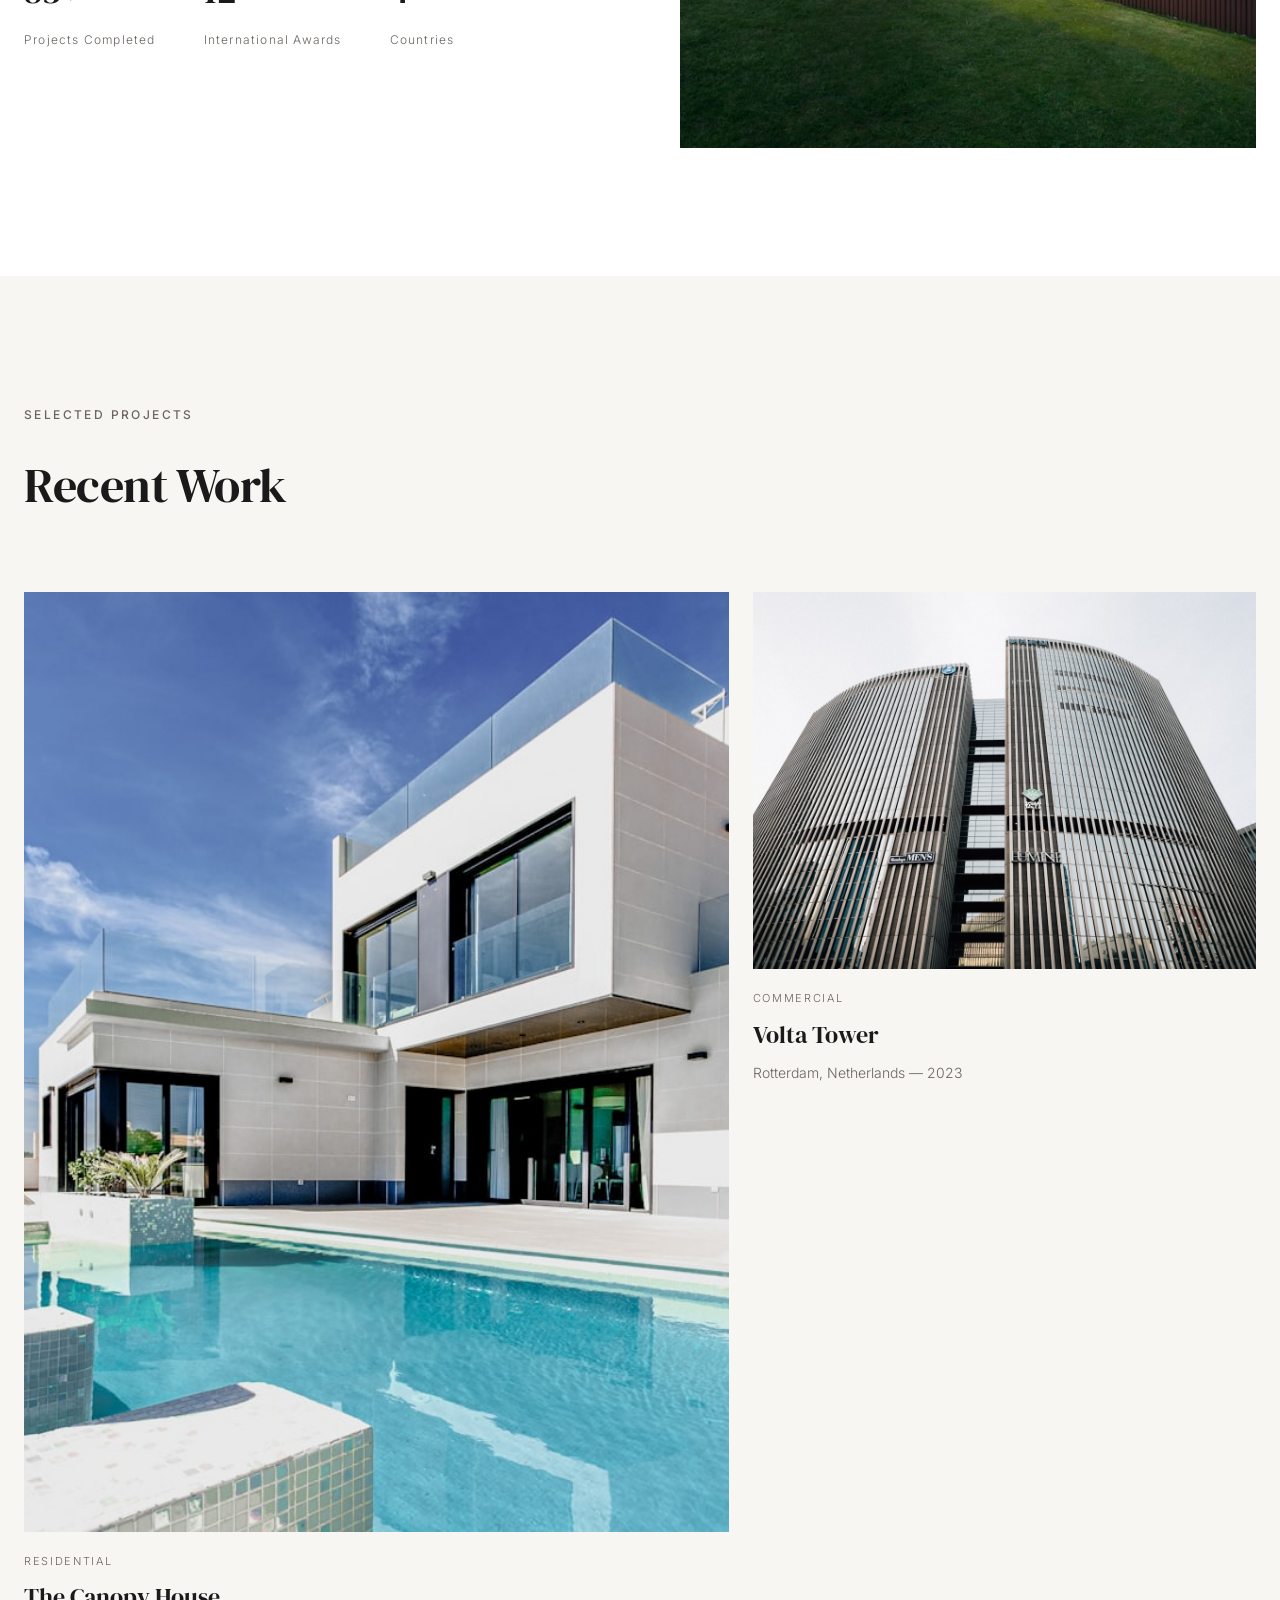
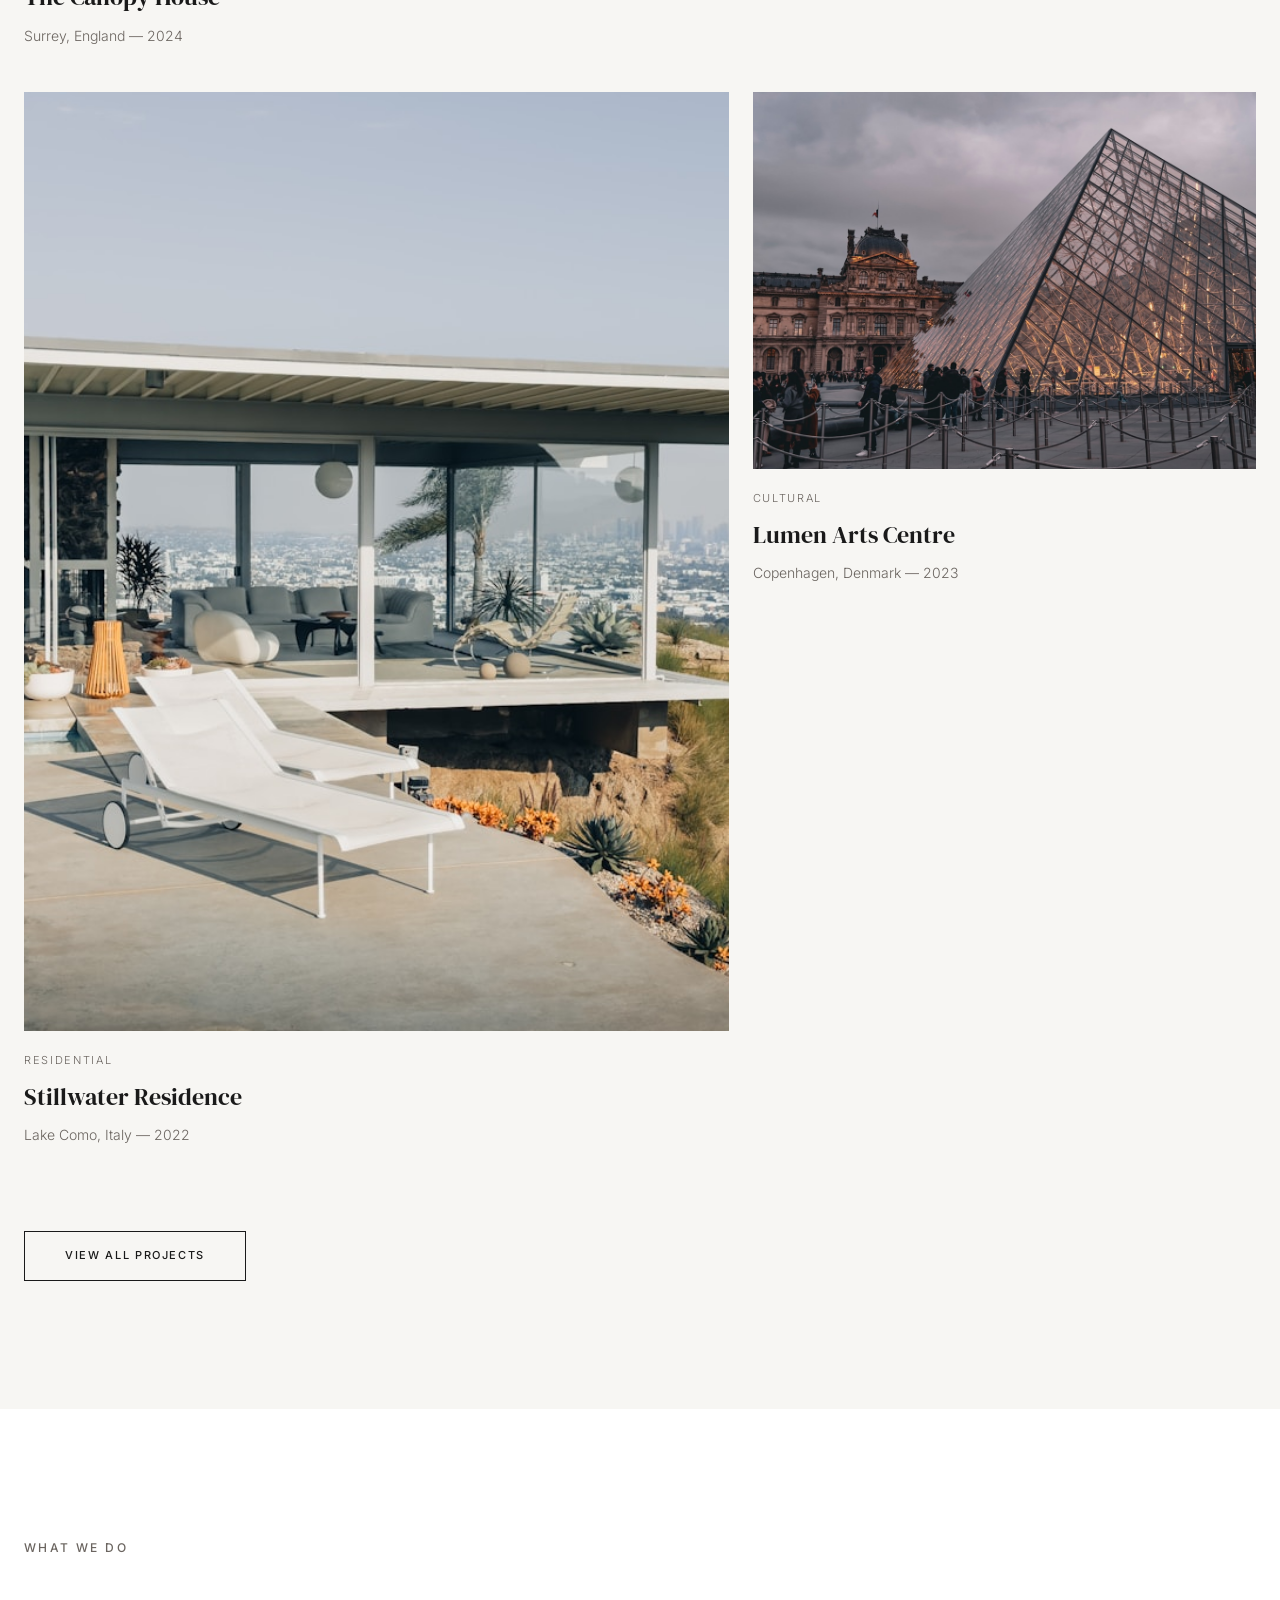
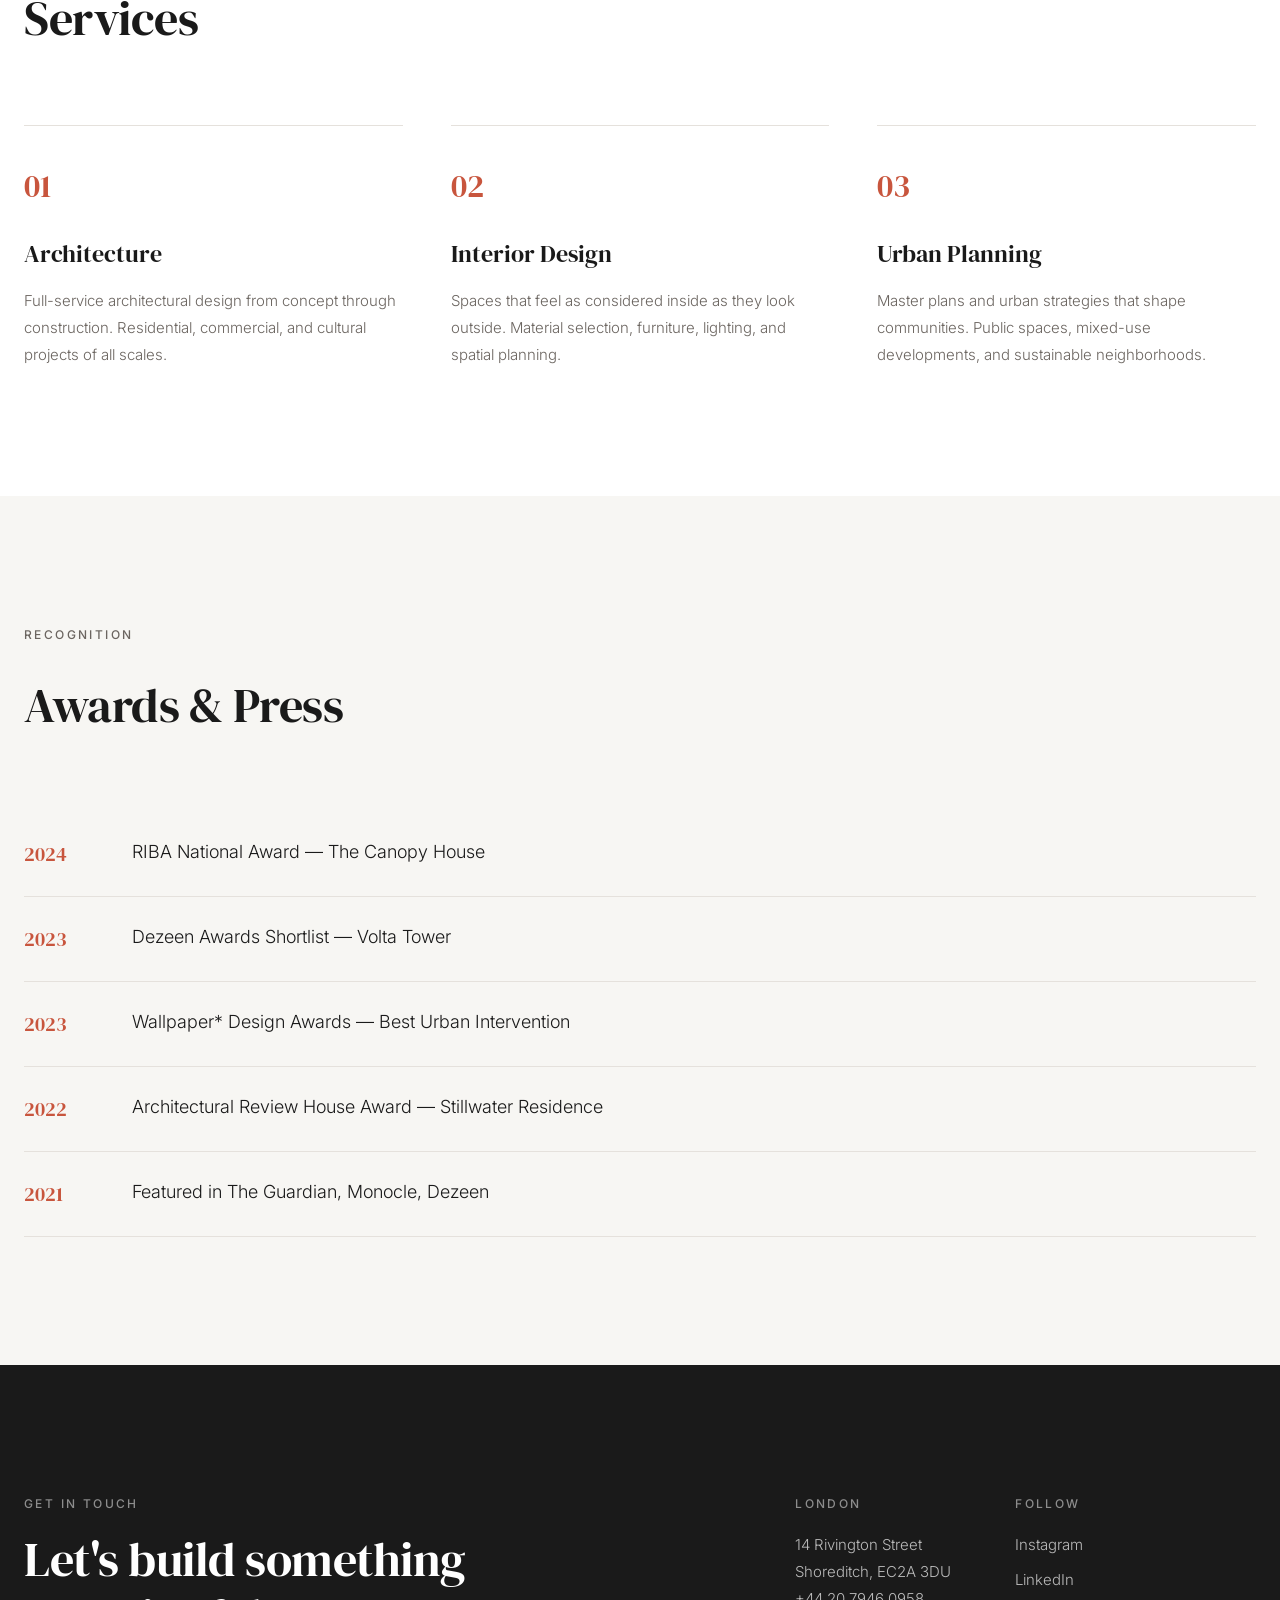
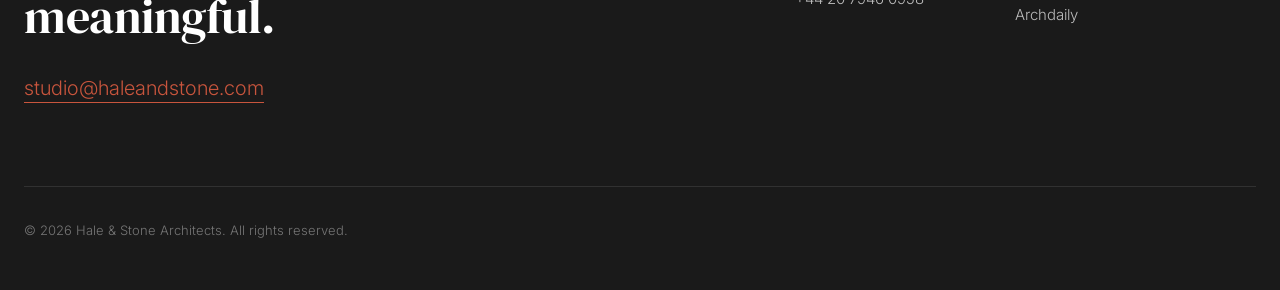
<file: hale-stone/index.html>
<!DOCTYPE html>
<html lang="en">
<head>
<meta charset="UTF-8">
<meta name="viewport" content="width=device-width, initial-scale=1.0">

<link rel="preconnect" href="https://fonts.googleapis.com"><link href="https://fonts.googleapis.com/css2?family=DM+Serif+Display&family=Inter:wght@300;400;500&display=swap" rel="stylesheet"><link rel="stylesheet" href="css/main.css"></head>
<body >

<!-- Navigation -->
<nav class="nav" id="nav">
  <div class="nav__inner">
    <a href="#" class="nav__logo">HALE &amp; STONE</a>
    <div class="nav__links">
      <a href="#about" class="nav__link">ABOUT</a>
      <a href="#projects" class="nav__link">PROJECTS</a>
      <a href="#services" class="nav__link">SERVICES</a>
      <a href="#recognition" class="nav__link">RECOGNITION</a>
      <a href="#contact" class="nav__link">CONTACT</a>
    </div>
    <button class="nav__burger" id="burger" aria-label="Menu">
      <span></span><span></span>
    </button>
  </div>
</nav>

<!-- Mobile menu -->
<div class="mobile-menu" id="mobile-menu">
  <a href="#about" class="mobile-menu__link">ABOUT</a>
  <a href="#projects" class="mobile-menu__link">PROJECTS</a>
  <a href="#services" class="mobile-menu__link">SERVICES</a>
  <a href="#recognition" class="mobile-menu__link">RECOGNITION</a>
  <a href="#contact" class="mobile-menu__link">CONTACT</a>
</div>

<!-- Hero -->
<section class="hero" style="background-image: url('images/hero.jpg')">
  <div class="hero__overlay"></div>
  <div class="hero__content">
    <p class="hero__label reveal">ARCHITECTURE &amp; DESIGN STUDIO</p>
    <h1 class="hero__title reveal">Hale &amp; Stone</h1>
    <p class="hero__subtitle reveal">The most important material is light.</p>
  </div>
</section>

<!-- About -->
<section class="about" id="about">
  <div class="about__inner">
    <div class="about__text">
      <p class="label reveal">ABOUT THE STUDIO</p>
      <h2 class="about__title reveal">Architecture is the thoughtful making of space.</h2>
      <p class="about__body reveal">Founded in 2011, Hale &amp; Stone is an award-winning architecture and design studio based in London. We believe that great architecture emerges from a deep understanding of place, people, and purpose.</p>
      <p class="about__body reveal">Our work spans residential, cultural, and commercial projects across Europe and Asia. Every project begins with listening — to the site, to the client, and to the light.</p>
      <div class="about__stats reveal">
        <div class="about__stat">
          <span class="about__stat-number">85+</span>
          <span class="about__stat-label">Projects Completed</span>
        </div>
        <div class="about__stat">
          <span class="about__stat-number">12</span>
          <span class="about__stat-label">International Awards</span>
        </div>
        <div class="about__stat">
          <span class="about__stat-number">4</span>
          <span class="about__stat-label">Countries</span>
        </div>
      </div>
    </div>
    <div class="about__image reveal">
      <img src="images/about.jpg" alt="Architects reviewing plans">
    </div>
  </div>
</section>

<!-- Selected Projects -->
<section class="projects" id="projects">
  <div class="projects__inner">
    <p class="label reveal">SELECTED PROJECTS</p>
    <h2 class="projects__title reveal">Recent Work</h2>

    <div class="projects__grid">
      <a href="#" class="project project--large reveal">
        <div class="project__image">
          <img src="images/project-1.jpg" alt="The Canopy House">
        </div>
        <div class="project__info">
          <p class="project__category">Residential</p>
          <h3 class="project__name">The Canopy House</h3>
          <p class="project__location">Surrey, England — 2024</p>
        </div>
      </a>
      <a href="#" class="project reveal">
        <div class="project__image">
          <img src="images/project-2.jpg" alt="Volta Tower">
        </div>
        <div class="project__info">
          <p class="project__category">Commercial</p>
          <h3 class="project__name">Volta Tower</h3>
          <p class="project__location">Rotterdam, Netherlands — 2023</p>
        </div>
      </a>
      <a href="#" class="project project--large reveal">
        <div class="project__image">
          <img src="images/project-4.jpg" alt="Stillwater Residence">
        </div>
        <div class="project__info">
          <p class="project__category">Residential</p>
          <h3 class="project__name">Stillwater Residence</h3>
          <p class="project__location">Lake Como, Italy — 2022</p>
        </div>
      </a>
      <a href="#" class="project reveal">
        <div class="project__image">
          <img src="images/project-3.jpg" alt="Lumen Arts Centre">
        </div>
        <div class="project__info">
          <p class="project__category">Cultural</p>
          <h3 class="project__name">Lumen Arts Centre</h3>
          <p class="project__location">Copenhagen, Denmark — 2023</p>
        </div>
      </a>
    </div>

    <a href="#" class="btn reveal">VIEW ALL PROJECTS</a>
  </div>
</section>

<!-- Services -->
<section class="services" id="services">
  <div class="services__inner">
    <p class="label reveal">WHAT WE DO</p>
    <h2 class="services__title reveal">Services</h2>
    <div class="services__grid">
      <div class="service reveal">
        <span class="service__number">01</span>
        <h3 class="service__name">Architecture</h3>
        <p class="service__desc">Full-service architectural design from concept through construction. Residential, commercial, and cultural projects of all scales.</p>
      </div>
      <div class="service reveal">
        <span class="service__number">02</span>
        <h3 class="service__name">Interior Design</h3>
        <p class="service__desc">Spaces that feel as considered inside as they look outside. Material selection, furniture, lighting, and spatial planning.</p>
      </div>
      <div class="service reveal">
        <span class="service__number">03</span>
        <h3 class="service__name">Urban Planning</h3>
        <p class="service__desc">Master plans and urban strategies that shape communities. Public spaces, mixed-use developments, and sustainable neighborhoods.</p>
      </div>
    </div>
  </div>
</section>

<!-- Recognition -->
<section class="recognition" id="recognition">
  <div class="recognition__inner">
    <p class="label reveal">RECOGNITION</p>
    <h2 class="recognition__title reveal">Awards &amp; Press</h2>
    <div class="recognition__list">
      <div class="recognition__item reveal">
        <span class="recognition__year">2024</span>
        <span class="recognition__award">RIBA National Award — The Canopy House</span>
      </div>
      <div class="recognition__item reveal">
        <span class="recognition__year">2023</span>
        <span class="recognition__award">Dezeen Awards Shortlist — Volta Tower</span>
      </div>
      <div class="recognition__item reveal">
        <span class="recognition__year">2023</span>
        <span class="recognition__award">Wallpaper* Design Awards — Best Urban Intervention</span>
      </div>
      <div class="recognition__item reveal">
        <span class="recognition__year">2022</span>
        <span class="recognition__award">Architectural Review House Award — Stillwater Residence</span>
      </div>
      <div class="recognition__item reveal">
        <span class="recognition__year">2021</span>
        <span class="recognition__award">Featured in The Guardian, Monocle, Dezeen</span>
      </div>
    </div>
  </div>
</section>

<!-- Contact -->
<footer class="footer" id="contact">
  <div class="footer__inner">
    <div class="footer__main">
      <p class="label reveal">GET IN TOUCH</p>
      <h2 class="footer__title reveal">Let's build something meaningful.</h2>
      <a href="mailto:studio@haleandstone.com" class="footer__email reveal">studio@haleandstone.com</a>
    </div>
    <div class="footer__cols">
      <div class="footer__col">
        <p class="label">LONDON</p>
        <p class="footer__text">14 Rivington Street<br>Shoreditch, EC2A 3DU<br>+44 20 7946 0958</p>
      </div>
      <div class="footer__col">
        <p class="label">FOLLOW</p>
        <a href="#" class="footer__social">Instagram</a>
        <a href="#" class="footer__social">LinkedIn</a>
        <a href="#" class="footer__social">Archdaily</a>
      </div>
    </div>
  </div>
  <div class="footer__bottom">
    <p>&copy; 2026 Hale &amp; Stone Architects. All rights reserved.</p>
  </div>
</footer>


<script src="js/main.js"></script></body>
</html>
</file>
<file: assets/css/main.css>
/* Portfolio Hub — Alex B. */

:root {
  --color-bg: #FAFAFA;
  --color-surface: #FFFFFF;
  --color-text: #111111;
  --color-muted: #777777;
  --color-accent: #2D5BFF;
  --color-border: #EBEBEB;
  --font-body: 'Inter', -apple-system, sans-serif;
  --font-display: 'Playfair Display', serif;
}

*, *::before, *::after { margin: 0; padding: 0; box-sizing: border-box; }
html { scroll-behavior: auto; }

body {
  font-family: var(--font-body);
  color: var(--color-text);
  background: var(--color-bg);
  font-weight: 400;
  font-size: 16px;
  line-height: 1.7;
  -webkit-font-smoothing: antialiased;
}

img { display: block; width: 100%; height: auto; }
a { color: inherit; text-decoration: none; }

.label {
  font-size: 11px;
  font-weight: 600;
  letter-spacing: 0.2em;
  text-transform: uppercase;
  color: var(--color-muted);
  margin-bottom: 16px;
}

/* Reveal */
.reveal {
  opacity: 0;
  transform: translate3d(0, 20px, 0);
  transition: opacity 0.6s ease-out, transform 0.6s ease-out;
  will-change: opacity, transform;
}
.reveal.visible {
  opacity: 1;
  transform: translate3d(0, 0, 0);
  will-change: auto;
}

/* Button */
.btn {
  display: inline-block;
  padding: 16px 40px;
  background: var(--color-text);
  color: #fff;
  font-size: 14px;
  font-weight: 500;
  letter-spacing: 0.03em;
  border-radius: 8px;
  transition: all 0.3s;
}
.btn:hover {
  background: var(--color-accent);
  transform: translateY(-2px);
  box-shadow: 0 8px 24px rgba(45, 91, 255, 0.25);
}

/* Tags */
.tag {
  display: inline-block;
  padding: 4px 12px;
  font-size: 12px;
  font-weight: 500;
  color: var(--color-muted);
  background: var(--color-bg);
  border-radius: 100px;
  border: 1px solid var(--color-border);
}

/* ── Nav ── */
.nav {
  position: fixed;
  top: 0;
  left: 0;
  width: 100%;
  z-index: 100;
  background: rgba(250, 250, 250, 0.97);
  border-bottom: 1px solid var(--color-border);
}
.nav__inner {
  max-width: 1200px;
  margin: 0 auto;
  padding: 0 24px;
  height: 64px;
  display: flex;
  align-items: center;
  justify-content: space-between;
}
.nav__logo {
  font-weight: 600;
  font-size: 16px;
  letter-spacing: -0.02em;
}
.nav__links { display: flex; align-items: center; gap: 32px; }
.nav__link {
  font-size: 14px;
  color: var(--color-muted);
  transition: color 0.3s;
}
.nav__link:hover { color: var(--color-text); }
.nav__link--cta {
  padding: 8px 20px;
  background: var(--color-text);
  color: #fff;
  border-radius: 6px;
  transition: background 0.3s;
}
.nav__link--cta:hover { background: var(--color-accent); color: #fff; }

/* ── Hero ── */
.hero {
  padding: 140px 24px 64px;
  text-align: center;
}
.hero__inner {
  max-width: 720px;
  margin: 0 auto;
}
.hero__label {
  font-size: 12px;
  font-weight: 600;
  letter-spacing: 0.2em;
  color: var(--color-muted);
  margin-bottom: 24px;
}
.hero__title {
  font-family: var(--font-body);
  font-size: 56px;
  font-weight: 600;
  line-height: 1.15;
  letter-spacing: -0.03em;
  margin-bottom: 24px;
}
.hero__title em {
  font-family: var(--font-display);
  font-style: italic;
  font-weight: 400;
}
.hero__subtitle {
  font-size: 18px;
  font-weight: 300;
  color: var(--color-muted);
  line-height: 1.7;
  max-width: 540px;
  margin: 0 auto 40px;
}
.hero__scroll {
  font-size: 14px;
  color: var(--color-muted);
  transition: color 0.3s;
}
.hero__scroll:hover { color: var(--color-text); }

/* ── Tech Bar ── */
.tech-bar {
  padding: 24px;
  border-bottom: 1px solid var(--color-border);
}
.tech-bar__inner {
  max-width: 1200px;
  margin: 0 auto;
  display: flex;
  justify-content: center;
  align-items: center;
  gap: 40px;
  flex-wrap: wrap;
}
.tech-bar__item {
  font-size: 13px;
  font-weight: 500;
  letter-spacing: 0.05em;
  color: var(--color-muted);
}

/* ── Work ── */
.work {
  padding: 48px 24px 96px;
}
.work__inner {
  max-width: 1200px;
  margin: 0 auto;
}
.work__title {
  font-size: 32px;
  font-weight: 600;
  letter-spacing: -0.02em;
  margin-bottom: 64px;
  max-width: 500px;
}

.projects {
  display: flex;
  flex-direction: column;
  gap: 80px;
}

.project {
  display: block;
}
.project__screens {
  position: relative;
  margin-bottom: 24px;
}
.project__desktop {
  border-radius: 12px;
  overflow: hidden;
  box-shadow: 0 4px 32px rgba(0, 0, 0, 0.08);
}
.project__mobile {
  position: absolute;
  bottom: -16px;
  right: 32px;
  width: 120px;
  border-radius: 12px;
  overflow: hidden;
  box-shadow: 0 8px 32px rgba(0, 0, 0, 0.2);
  border: 3px solid var(--color-bg);
}
.project__overlay {
  position: absolute;
  inset: 0;
  border-radius: 12px;
  background: rgba(0, 0, 0, 0);
  display: flex;
  align-items: center;
  justify-content: center;
  transition: background 0.4s;
  z-index: 1;
}
.project:hover .project__overlay {
  background: rgba(0, 0, 0, 0.3);
}
.project__view {
  color: #fff;
  font-size: 15px;
  font-weight: 500;
  letter-spacing: 0.02em;
  opacity: 0;
  transform: translateY(8px);
  transition: opacity 0.3s, transform 0.3s;
}
.project:hover .project__view {
  opacity: 1;
  transform: translateY(0);
}
.project__name {
  font-size: 24px;
  font-weight: 600;
  letter-spacing: -0.01em;
  margin-bottom: 6px;
}
.project__meta {
  font-size: 15px;
  color: var(--color-muted);
  margin-bottom: 12px;
}
.project__tags { display: flex; gap: 8px; flex-wrap: wrap; }

/* Off-screen optimization */
.capabilities, .about, .hire, .footer {
  content-visibility: auto;
  contain-intrinsic-size: auto 600px;
}

/* ── Capabilities ── */
.capabilities {
  padding: 96px 24px;
  background: var(--color-surface);
  border-top: 1px solid var(--color-border);
}
.capabilities__inner {
  max-width: 1200px;
  margin: 0 auto;
}
.capabilities__title {
  font-size: 28px;
  font-weight: 600;
  letter-spacing: -0.02em;
  margin-bottom: 48px;
  max-width: 560px;
  line-height: 1.4;
}
.capabilities__grid {
  display: grid;
  grid-template-columns: repeat(4, 1fr);
  gap: 32px;
}
.capability {
  padding-top: 24px;
  border-top: 2px solid var(--color-border);
}
.capability__name {
  font-size: 16px;
  font-weight: 600;
  margin-bottom: 8px;
}
.capability__desc {
  font-size: 14px;
  color: var(--color-muted);
  line-height: 1.6;
}

/* ── About ── */
.about {
  padding: 96px 24px;
  border-top: 1px solid var(--color-border);
}
.about__inner {
  max-width: 1200px;
  margin: 0 auto;
  display: grid;
  grid-template-columns: 1.5fr 1fr;
  gap: 80px;
  align-items: start;
}
.about__title {
  font-size: 32px;
  font-weight: 600;
  letter-spacing: -0.02em;
  margin-bottom: 24px;
  max-width: 440px;
}
.about__body {
  color: var(--color-muted);
  margin-bottom: 12px;
  font-size: 15px;
}
.about__stats {
  display: flex;
  flex-direction: column;
  gap: 32px;
  padding-top: 16px;
}
.stat {
  padding: 24px 0;
  border-bottom: 1px solid var(--color-border);
}
.stat__number {
  display: block;
  font-size: 48px;
  font-weight: 600;
  letter-spacing: -0.03em;
  line-height: 1;
  margin-bottom: 4px;
}
.stat__label {
  font-size: 13px;
  color: var(--color-muted);
  letter-spacing: 0.05em;
}

/* ── Hire ── */
.hire {
  padding: 96px 24px;
}
.hire__inner {
  max-width: 700px;
  margin: 0 auto;
  text-align: center;
  background: var(--color-text);
  color: #fff;
  border-radius: 16px;
  padding: 72px 48px;
}
.hire__title {
  font-size: 32px;
  font-weight: 600;
  letter-spacing: -0.02em;
  margin-bottom: 16px;
  line-height: 1.3;
}
.hire__text {
  color: rgba(255, 255, 255, 0.6);
  margin-bottom: 32px;
  font-size: 15px;
}
.hire .btn {
  background: #fff;
  color: var(--color-text);
}
.hire .btn:hover {
  background: var(--color-accent);
  color: #fff;
}
.hire__email {
  margin-top: 16px;
  font-size: 14px;
  color: rgba(255, 255, 255, 0.5);
}
.hire__email a {
  color: rgba(255, 255, 255, 0.7);
  border-bottom: 1px solid rgba(255, 255, 255, 0.3);
  transition: color 0.3s;
}
.hire__email a:hover { color: #fff; }

.about__stack strong {
  color: var(--color-text);
  font-weight: 600;
}

/* ── Footer ── */
.footer {
  padding: 32px 24px;
  text-align: center;
  font-size: 13px;
  color: var(--color-muted);
  border-top: 1px solid var(--color-border);
}

/* ── Responsive ── */
@media (max-width: 768px) {
  .hero { padding: 140px 20px 80px; }
  .hero__title { font-size: 36px; }
  .hero__subtitle { font-size: 16px; }

  .tech-bar__inner { gap: 20px; }
  .tech-bar__item { font-size: 12px; }

  .work { padding: 64px 20px; }
  .work__title { font-size: 24px; margin-bottom: 40px; }
  .projects { gap: 48px; }
  .project__mobile { width: 80px; right: 16px; bottom: -12px; }

  .capabilities { padding: 64px 20px; }
  .capabilities__title { font-size: 22px; }
  .capabilities__grid { grid-template-columns: 1fr 1fr; gap: 24px; }

  .about { padding: 64px 20px; }
  .about__inner { grid-template-columns: 1fr; gap: 48px; }
  .about__title { font-size: 24px; }
  .about__stats { flex-direction: row; gap: 24px; }
  .stat { border-bottom: none; border-right: 1px solid var(--color-border); padding: 0 24px 0 0; }
  .stat:last-child { border-right: none; }
  .stat__number { font-size: 36px; }

  .hire { padding: 64px 20px; }
  .hire__inner { padding: 48px 24px; }
  .hire__title { font-size: 24px; }
}

@media (max-width: 480px) {
  .hero__title { font-size: 30px; }
  .about__stats { flex-direction: column; }
  .stat { border-right: none; border-bottom: 1px solid var(--color-border); padding: 16px 0; }
}
</file>
<file: elena-marsh/css/main.css>
/* Elena Marsh — Main Stylesheet */

:root {
  --color-bg: #FBF8F4;
  --color-surface: #FFFFFF;
  --color-text: #3D2E2A;
  --color-muted: #8A7B74;
  --color-accent: #D4775B;
  --color-accent-hover: #C0664C;
  --color-secondary: #B5C4B1;
  --color-border: #E8E2DB;
  --font-heading: 'Playfair Display', serif;
  --font-body: 'DM Sans', sans-serif;
  --shadow-card: 0 4px 24px rgba(61, 46, 42, 0.06);
  --shadow-hover: 0 12px 40px rgba(61, 46, 42, 0.12);
}

*, *::before, *::after { margin: 0; padding: 0; box-sizing: border-box; }
html { scroll-behavior: smooth; }

body {
  font-family: var(--font-body);
  color: var(--color-text);
  background: var(--color-bg);
  font-weight: 300;
  font-size: 16px;
  line-height: 1.8;
  -webkit-font-smoothing: antialiased;
}

img { display: block; width: 100%; height: 100%; object-fit: cover; }
a { color: inherit; text-decoration: none; }

.label {
  font-family: var(--font-body);
  font-size: 12px;
  font-weight: 500;
  letter-spacing: 0.15em;
  text-transform: uppercase;
  color: var(--color-muted);
  margin-bottom: 16px;
}

/* Reveal */
.reveal {
  opacity: 0;
  transform: translateY(24px);
  transition: opacity 0.6s ease-out, transform 0.6s ease-out;
}
.reveal.visible { opacity: 1; transform: translateY(0); }

/* Buttons */
.btn {
  display: inline-block;
  padding: 14px 32px;
  font-family: var(--font-body);
  font-size: 14px;
  font-weight: 500;
  border-radius: 100px;
  transition: all 0.3s;
  cursor: pointer;
  border: none;
}
.btn--primary {
  background: var(--color-accent);
  color: #fff;
}
.btn--primary:hover {
  background: var(--color-accent-hover);
  transform: translateY(-1px);
  box-shadow: 0 8px 24px rgba(212, 119, 91, 0.3);
}
.btn--ghost {
  background: transparent;
  border: 1.5px solid var(--color-accent);
  color: var(--color-accent);
}
.btn--ghost:hover {
  background: var(--color-accent);
  color: #fff;
}
.btn--small { padding: 10px 24px; font-size: 13px; }

/* ── Navigation ── */
.nav {
  position: fixed;
  top: 0;
  left: 0;
  width: 100%;
  z-index: 100;
  background: rgba(251, 248, 244, 0.95);
  backdrop-filter: blur(12px);
  border-bottom: 1px solid transparent;
  transition: border-color 0.3s;
}
.nav.scrolled { border-bottom-color: var(--color-border); }
.nav__inner {
  max-width: 1140px;
  margin: 0 auto;
  padding: 0 24px;
  height: 72px;
  display: flex;
  align-items: center;
  justify-content: space-between;
}
.nav__logo {
  font-family: var(--font-heading);
  font-size: 22px;
  color: var(--color-text);
}
.nav__links { display: flex; gap: 32px; }
.nav__link {
  font-size: 14px;
  font-weight: 400;
  color: var(--color-muted);
  transition: color 0.3s;
}
.nav__link:hover { color: var(--color-text); }
.nav__cta {
  padding: 10px 24px;
  background: var(--color-accent);
  color: #fff;
  border-radius: 100px;
  font-size: 13px;
  font-weight: 500;
  transition: background 0.3s;
}
.nav__cta:hover { background: var(--color-accent-hover); }
.nav__burger {
  display: none;
  background: none;
  border: none;
  cursor: pointer;
  width: 24px;
  height: 18px;
  position: relative;
}
.nav__burger span {
  display: block;
  width: 100%;
  height: 2px;
  background: var(--color-text);
  border-radius: 2px;
  position: absolute;
  left: 0;
  transition: all 0.3s;
}
.nav__burger span:nth-child(1) { top: 0; }
.nav__burger span:nth-child(2) { top: 50%; transform: translateY(-50%); }
.nav__burger span:nth-child(3) { bottom: 0; }

/* Mobile menu */
.mobile-menu {
  display: none;
  position: fixed;
  inset: 0;
  z-index: 99;
  background: var(--color-bg);
  flex-direction: column;
  align-items: center;
  justify-content: center;
  gap: 28px;
}
.mobile-menu.open { display: flex; }
.mobile-menu__link {
  font-size: 18px;
  color: var(--color-text);
}
.mobile-menu__cta {
  margin-top: 8px;
  padding: 14px 32px;
  background: var(--color-accent);
  color: #fff;
  border-radius: 100px;
  font-size: 14px;
  font-weight: 500;
}

/* ── Hero ── */
.hero {
  padding: 120px 24px 80px;
}
.hero__inner {
  max-width: 1140px;
  margin: 0 auto;
  display: grid;
  grid-template-columns: 1fr 1fr;
  gap: 64px;
  align-items: center;
}
.hero__title {
  font-family: var(--font-heading);
  font-size: 52px;
  font-weight: 400;
  line-height: 1.15;
  margin-bottom: 24px;
  color: var(--color-text);
}
.hero__subtitle {
  font-size: 18px;
  font-weight: 300;
  color: var(--color-muted);
  line-height: 1.7;
  margin-bottom: 32px;
}
.hero__image {
  border-radius: 24px;
  overflow: hidden;
  aspect-ratio: 4/5;
}

/* ── As Seen In ── */
.seen-in {
  padding: 40px 24px;
  border-top: 1px solid var(--color-border);
  border-bottom: 1px solid var(--color-border);
}
.seen-in__inner {
  max-width: 1140px;
  margin: 0 auto;
  text-align: center;
}
.seen-in__label {
  font-size: 11px;
  letter-spacing: 0.2em;
  color: var(--color-muted);
  margin-bottom: 20px;
  font-weight: 500;
}
.seen-in__logos {
  display: flex;
  justify-content: center;
  align-items: center;
  gap: 48px;
  flex-wrap: wrap;
}
.seen-in__logo {
  font-family: var(--font-heading);
  font-size: 20px;
  color: var(--color-muted);
  opacity: 0.5;
}

/* ── About ── */
.about {
  padding: 96px 24px;
}
.about__inner {
  max-width: 1140px;
  margin: 0 auto;
  display: grid;
  grid-template-columns: 1fr 1fr;
  gap: 80px;
  align-items: center;
}
.about__image {
  border-radius: 24px;
  overflow: hidden;
  aspect-ratio: 3/4;
}
.about__title {
  font-family: var(--font-heading);
  font-size: 40px;
  font-weight: 400;
  line-height: 1.2;
  margin-bottom: 28px;
}
.about__body {
  color: var(--color-muted);
  margin-bottom: 16px;
}
.about__body em {
  color: var(--color-text);
  font-style: italic;
}

/* ── Programs ── */
.programs {
  padding: 96px 24px;
  background: var(--color-surface);
}
.programs__inner {
  max-width: 1140px;
  margin: 0 auto;
}
.programs__title {
  font-family: var(--font-heading);
  font-size: 40px;
  font-weight: 400;
  margin-bottom: 48px;
}
.programs__grid {
  display: grid;
  grid-template-columns: repeat(3, 1fr);
  gap: 32px;
}
.program {
  background: var(--color-bg);
  border-radius: 20px;
  padding: 40px 32px;
  box-shadow: var(--shadow-card);
  transition: box-shadow 0.3s, transform 0.3s;
  display: flex;
  flex-direction: column;
}
.program:hover {
  box-shadow: var(--shadow-hover);
  transform: translateY(-4px);
}
.program__emoji {
  font-size: 32px;
  margin-bottom: 20px;
}
.program__name {
  font-family: var(--font-heading);
  font-size: 28px;
  font-weight: 400;
  margin-bottom: 4px;
}
.program__type {
  font-size: 13px;
  font-weight: 500;
  color: var(--color-accent);
  letter-spacing: 0.05em;
  margin-bottom: 16px;
}
.program__desc {
  color: var(--color-muted);
  font-size: 15px;
  margin-bottom: 24px;
  flex: 1;
}
.program__price {
  font-family: var(--font-heading);
  font-size: 22px;
  margin-bottom: 20px;
}

/* ── Testimonials ── */
.testimonials {
  padding: 96px 24px;
}
.testimonials__inner {
  max-width: 1140px;
  margin: 0 auto;
}
.testimonials__title {
  font-family: var(--font-heading);
  font-size: 40px;
  font-weight: 400;
  margin-bottom: 48px;
}
.testimonials__grid {
  display: grid;
  grid-template-columns: repeat(3, 1fr);
  gap: 32px;
}
.testimonial {
  background: var(--color-surface);
  border-radius: 20px;
  padding: 36px 32px;
  box-shadow: var(--shadow-card);
  display: flex;
  flex-direction: column;
}
.testimonial__quote {
  font-size: 15px;
  font-style: italic;
  color: var(--color-text);
  line-height: 1.7;
  margin-bottom: 24px;
  flex: 1;
}
.testimonial__author {
  display: flex;
  align-items: center;
  gap: 12px;
}
.testimonial__photo {
  width: 48px;
  height: 48px;
  border-radius: 50%;
  object-fit: cover;
  flex-shrink: 0;
}
.testimonial__name {
  font-weight: 500;
  font-size: 15px;
}
.testimonial__result {
  font-size: 13px;
  color: var(--color-accent);
}

/* ── Lead Magnet ── */
.lead-magnet {
  padding: 96px 24px;
}
.lead-magnet__inner {
  max-width: 640px;
  margin: 0 auto;
  background: rgba(181, 196, 177, 0.15);
  border-radius: 24px;
  padding: 56px 48px;
  text-align: center;
}
.lead-magnet__title {
  font-family: var(--font-heading);
  font-size: 36px;
  font-weight: 400;
  margin-bottom: 16px;
}
.lead-magnet__desc {
  color: var(--color-muted);
  margin-bottom: 28px;
}
.lead-magnet__form {
  display: flex;
  gap: 12px;
  justify-content: center;
  margin-bottom: 16px;
}
.lead-magnet__input {
  padding: 14px 20px;
  border: 1.5px solid var(--color-border);
  border-radius: 100px;
  font-family: var(--font-body);
  font-size: 14px;
  background: var(--color-surface);
  color: var(--color-text);
  width: 280px;
  outline: none;
  transition: border-color 0.3s;
}
.lead-magnet__input:focus { border-color: var(--color-accent); }
.lead-magnet__fine {
  font-size: 12px;
  color: var(--color-muted);
}

/* ── Footer ── */
.footer {
  padding: 96px 24px 32px;
  background: var(--color-text);
  color: #fff;
}
.footer .label { color: rgba(255, 255, 255, 0.5); }
.footer__inner {
  max-width: 1140px;
  margin: 0 auto;
  display: grid;
  grid-template-columns: 1.5fr 1fr;
  gap: 80px;
  margin-bottom: 64px;
}
.footer__title {
  font-family: var(--font-heading);
  font-size: 40px;
  font-weight: 400;
  line-height: 1.2;
  margin-bottom: 20px;
}
.footer__text {
  color: rgba(255, 255, 255, 0.7);
  margin-bottom: 28px;
  font-size: 15px;
}
.footer__info {
  display: flex;
  gap: 48px;
}
.footer__social {
  display: block;
  color: rgba(255, 255, 255, 0.7);
  font-size: 15px;
  margin-bottom: 8px;
  transition: color 0.3s;
}
.footer__social:hover { color: #fff; }
.footer__contact {
  color: rgba(255, 255, 255, 0.7);
  font-size: 15px;
  margin-bottom: 4px;
}
.footer__bottom {
  max-width: 1140px;
  margin: 0 auto;
  padding-top: 24px;
  border-top: 1px solid rgba(255, 255, 255, 0.1);
  font-size: 13px;
  color: rgba(255, 255, 255, 0.4);
}

/* ── Responsive ── */
@media (max-width: 768px) {
  .nav__links, .nav__cta { display: none; }
  .nav__burger { display: block; }

  .hero { padding: 100px 20px 60px; }
  .hero__inner { grid-template-columns: 1fr; gap: 40px; }
  .hero__title { font-size: 36px; }
  .hero__image { order: -1; aspect-ratio: 3/4; max-width: 400px; margin: 0 auto; }

  .seen-in__logos { gap: 24px; }
  .seen-in__logo { font-size: 16px; }

  .about { padding: 64px 20px; }
  .about__inner { grid-template-columns: 1fr; gap: 40px; }
  .about__image { max-width: 400px; margin: 0 auto; }
  .about__title { font-size: 32px; }

  .programs { padding: 64px 20px; }
  .programs__title { font-size: 32px; }
  .programs__grid { grid-template-columns: 1fr; gap: 24px; }

  .testimonials { padding: 64px 20px; }
  .testimonials__title { font-size: 32px; }
  .testimonials__grid { grid-template-columns: 1fr; gap: 24px; }

  .lead-magnet { padding: 64px 20px; }
  .lead-magnet__inner { padding: 40px 24px; }
  .lead-magnet__title { font-size: 28px; }
  .lead-magnet__form { flex-direction: column; align-items: center; }
  .lead-magnet__input { width: 100%; }

  .footer { padding: 64px 20px 24px; }
  .footer__inner { grid-template-columns: 1fr; gap: 40px; }
  .footer__title { font-size: 32px; }
  .footer__info { flex-direction: column; gap: 32px; }
}

@media (max-width: 480px) {
  .hero__title { font-size: 30px; }
  .about__title { font-size: 28px; }
  .footer__title { font-size: 28px; }
}
</file>
<file: ember-vine/css/main.css>
/* ===================================
   Ember & Vine — Main Stylesheet
   Design tokens from DESIGN.md
   =================================== */

:root {
  --bg: #0A0A0A;
  --surface: #1A1714;
  --text: #F5F0E8;
  --text-muted: #8C8478;
  --accent: #C8943E;
  --accent-deep: #7A2E2E;
  --border: #2A2520;
  --font-heading: 'Cormorant Garamond', serif;
  --font-body: 'Lato', sans-serif;
}

/* Reset */
*, *::before, *::after { margin: 0; padding: 0; box-sizing: border-box; }

html { scroll-behavior: smooth; }

body {
  background: var(--bg);
  color: var(--text);
  font-family: var(--font-body);
  font-weight: 300;
  font-size: 16px;
  line-height: 1.8;
  -webkit-font-smoothing: antialiased;
}

img { display: block; width: 100%; height: 100%; object-fit: cover; }

a { color: inherit; text-decoration: none; }

/* Utilities */
.label {
  font-family: var(--font-body);
  font-size: 13px;
  letter-spacing: 0.15em;
  text-transform: uppercase;
  color: var(--text-muted);
}

.divider {
  width: 40px;
  height: 1px;
  background: var(--border);
  margin: 28px 0;
}

.btn {
  display: inline-block;
  padding: 14px 32px;
  font-family: var(--font-body);
  font-size: 13px;
  font-weight: 400;
  letter-spacing: 0.15em;
  text-transform: uppercase;
  border: 1px solid var(--accent);
  color: var(--text);
  transition: all 0.3s;
}
.btn:hover {
  background: var(--accent);
  color: var(--bg);
}
.btn--ghost {
  border-color: var(--border);
}
.btn--ghost:hover {
  border-color: var(--accent);
  background: var(--accent);
  color: var(--bg);
}

/* Scroll reveal */
.reveal {
  opacity: 0;
  transform: translateY(20px);
  transition: opacity 0.7s ease-out, transform 0.7s ease-out;
}
.reveal.visible {
  opacity: 1;
  transform: translateY(0);
}

/* ===================================
   Navigation
   =================================== */
.nav {
  position: fixed;
  top: 0;
  left: 0;
  right: 0;
  z-index: 100;
  padding: 0 60px;
  height: 80px;
  transition: background 0.3s, backdrop-filter 0.3s;
}
.nav.scrolled {
  background: rgba(10, 10, 10, 0.9);
  backdrop-filter: blur(10px);
}
.nav__inner {
  max-width: 1440px;
  margin: 0 auto;
  height: 100%;
  display: flex;
  align-items: center;
  justify-content: space-between;
}
.nav__logo {
  font-family: var(--font-body);
  font-size: 15px;
  font-weight: 400;
  letter-spacing: 0.2em;
  color: var(--text);
}
.nav__links {
  display: flex;
  gap: 40px;
}
.nav__link {
  font-size: 13px;
  letter-spacing: 0.15em;
  color: var(--text-muted);
  transition: color 0.3s;
}
.nav__link:hover { color: var(--text); }
.nav__cta {
  font-size: 13px;
  letter-spacing: 0.15em;
  color: var(--text-muted);
  transition: color 0.3s;
}
.nav__cta:hover { color: var(--accent); }
.nav__burger {
  display: none;
  background: none;
  border: none;
  cursor: pointer;
  width: 24px;
  height: 18px;
  position: relative;
}
.nav__burger span {
  display: block;
  width: 100%;
  height: 1px;
  background: var(--text);
  position: absolute;
  left: 0;
  transition: all 0.3s;
}
.nav__burger span:nth-child(1) { top: 0; }
.nav__burger span:nth-child(2) { top: 50%; }
.nav__burger span:nth-child(3) { bottom: 0; }

/* Mobile menu */
.mobile-menu {
  display: none;
  position: fixed;
  inset: 0;
  z-index: 99;
  background: var(--bg);
  flex-direction: column;
  align-items: center;
  justify-content: center;
  gap: 32px;
}
.mobile-menu.open { display: flex; }
.mobile-menu__link {
  font-size: 14px;
  letter-spacing: 0.2em;
  color: var(--text-muted);
  transition: color 0.3s;
}
.mobile-menu__link:hover { color: var(--text); }
.mobile-menu__cta {
  margin-top: 16px;
  padding: 14px 32px;
  border: 1px solid var(--accent);
  font-size: 13px;
  letter-spacing: 0.15em;
  color: var(--text);
  transition: all 0.3s;
}
.mobile-menu__cta:hover { background: var(--accent); color: var(--bg); }

/* ===================================
   Hero
   =================================== */
.hero {
  height: 100vh;
  background-size: cover;
  background-position: center;
  position: relative;
  display: flex;
  align-items: center;
  justify-content: center;
}
.hero__overlay {
  position: absolute;
  inset: 0;
  background: rgba(0, 0, 0, 0.65);
}
.hero__content {
  position: relative;
  text-align: center;
  z-index: 1;
}
.hero__label {
  font-family: var(--font-body);
  font-size: 13px;
  letter-spacing: 0.2em;
  color: var(--text-muted);
  margin-bottom: 24px;
}
.hero__title {
  font-family: var(--font-heading);
  font-size: 72px;
  font-weight: 300;
  letter-spacing: 0.05em;
  line-height: 1.1;
  margin-bottom: 40px;
  text-shadow: 0 2px 20px rgba(0, 0, 0, 0.4);
}

/* ===================================
   About / Story
   =================================== */
.about {
  padding: 96px 24px 96px;
}
.about__inner {
  max-width: 1200px;
  margin: 0 auto;
  display: flex;
  gap: 80px;
  align-items: center;
}
.about__image {
  flex: 0 0 480px;
  height: 560px;
  overflow: hidden;
}
.about__image img {
  transition: transform 0.5s;
}
.about__image:hover img {
  transform: scale(1.03);
}
.about__content {
  flex: 1;
}
.about__title {
  font-family: var(--font-heading);
  font-size: 48px;
  font-weight: 300;
  line-height: 1.2;
  margin-bottom: 28px;
}
.about__text {
  color: var(--text);
  margin-bottom: 20px;
  opacity: 0.85;
}

/* Section divider */
.section-divider {
  max-width: 1200px;
  margin: 0 auto;
  height: 1px;
  background: var(--border);
}

/* ===================================
   Menu Highlights
   =================================== */
.menu {
  padding: 96px 24px;
  text-align: center;
}
.menu__inner {
  max-width: 700px;
  margin: 0 auto;
}
.menu .label,
.menu .divider {
  margin-left: auto;
  margin-right: auto;
}
.menu__title {
  font-family: var(--font-heading);
  font-size: 48px;
  font-weight: 300;
  line-height: 1.2;
  margin-bottom: 48px;
}
.menu__items {
  text-align: left;
  margin-bottom: 48px;
}
.menu__item {
  padding: 24px 0;
  border-bottom: 1px solid var(--border);
}
.menu__item:first-child {
  border-top: 1px solid var(--border);
}
.menu__item-header {
  display: flex;
  justify-content: space-between;
  align-items: baseline;
  margin-bottom: 8px;
}
.menu__dish {
  font-family: var(--font-heading);
  font-size: 22px;
  font-weight: 400;
}
.menu__price {
  font-family: var(--font-body);
  font-size: 16px;
  color: var(--text-muted);
}
.menu__desc {
  font-size: 14px;
  color: var(--text-muted);
}

/* ===================================
   Gallery
   =================================== */
.gallery {
  padding: 96px 24px;
  text-align: center;
}
.gallery__inner {
  max-width: 1200px;
  margin: 0 auto;
}
.gallery .label,
.gallery .divider {
  margin-left: auto;
  margin-right: auto;
}
.gallery__title {
  font-family: var(--font-heading);
  font-size: 48px;
  font-weight: 300;
  line-height: 1.2;
  margin-bottom: 48px;
}
.gallery__grid {
  display: flex;
  flex-direction: column;
  gap: 4px;
}
.gallery__row {
  display: flex;
  gap: 4px;
}
.gallery__item {
  flex: 1;
  height: 280px;
  overflow: hidden;
}
.gallery__item img {
  transition: transform 0.5s;
}
.gallery__item:hover img {
  transform: scale(1.03);
}
.gallery__item--wide {
  flex: 1.14; /* 640/560 ratio from wireframe */
}

/* ===================================
   Reservation
   =================================== */
.reservation {
  padding: 96px 24px;
  text-align: center;
  background: var(--surface);
}
.reservation__inner {
  max-width: 600px;
  margin: 0 auto;
}
.reservation .label,
.reservation .divider {
  margin-left: auto;
  margin-right: auto;
}
.reservation__title {
  font-family: var(--font-heading);
  font-size: 48px;
  font-weight: 300;
  line-height: 1.2;
  margin-bottom: 28px;
}
.reservation__hours {
  color: var(--text-muted);
  font-size: 14px;
  margin-bottom: 40px;
  line-height: 2;
}

/* ===================================
   Footer
   =================================== */
.footer {
  padding: 64px 24px 48px;
  border-top: 1px solid var(--border);
}
.footer__inner {
  max-width: 1200px;
  margin: 0 auto;
  display: grid;
  grid-template-columns: repeat(4, 1fr);
  gap: 40px;
}
.footer__brand {
  font-family: var(--font-heading);
  font-size: 28px;
  font-weight: 300;
  margin-bottom: 12px;
}
.footer__tagline {
  color: var(--text-muted);
  font-size: 14px;
}
.footer .label { margin-bottom: 16px; }
.footer__text {
  font-size: 14px;
  color: var(--text-muted);
  line-height: 1.8;
}
.footer__social {
  display: block;
  font-size: 14px;
  color: var(--text-muted);
  margin-bottom: 8px;
  transition: color 0.3s;
}
.footer__social:hover { color: var(--text); }

/* Copyright */
.copyright {
  padding: 18px 24px;
  text-align: center;
  border-top: 1px solid var(--border);
}
.copyright p {
  font-size: 13px;
  color: var(--text-muted);
  letter-spacing: 0.05em;
}

/* ===================================
   Responsive
   =================================== */
@media (max-width: 768px) {
  .nav { padding: 0 20px; }
  .nav__links, .nav__cta { display: none; }
  .nav__burger { display: block; }

  .hero__title { font-size: 40px; }
  .hero__label { font-size: 11px; }
  .hero__content { padding: 0 20px; }

  .about { padding: 64px 20px; }
  .about__inner {
    flex-direction: column;
    gap: 40px;
  }
  .about__image {
    flex: none;
    width: 100%;
    height: 300px;
  }
  .about__title { font-size: 32px; }

  .menu { padding: 64px 20px; }
  .menu__title { font-size: 32px; }
  .menu__dish { font-size: 18px; }

  .gallery { padding: 64px 20px; }
  .gallery__title { font-size: 32px; }
  .gallery__row { flex-direction: column; }
  .gallery__item { height: 240px; }

  .reservation { padding: 64px 20px; }
  .reservation__title { font-size: 32px; }

  .footer { padding: 48px 20px; }
  .footer__inner {
    grid-template-columns: 1fr 1fr;
    gap: 32px;
  }
}

@media (max-width: 480px) {
  .hero__title { font-size: 32px; }
  .hero { min-height: 500px; }

  .about__title { font-size: 28px; }

  .footer__inner { grid-template-columns: 1fr; gap: 40px; }
}
</file>
<file: hale-stone/css/main.css>
/* Hale & Stone — Main Stylesheet */

:root {
  --color-bg: #FFFFFF;
  --color-surface: #F7F6F3;
  --color-text: #1A1A1A;
  --color-muted: #6B6560;
  --color-accent: #C8553D;
  --color-border: #E5E1DC;
  --font-heading: 'DM Serif Display', serif;
  --font-body: 'Inter', sans-serif;
}

*, *::before, *::after { margin: 0; padding: 0; box-sizing: border-box; }

html { scroll-behavior: smooth; }

body {
  font-family: var(--font-body);
  color: var(--color-text);
  background: var(--color-bg);
  font-weight: 300;
  font-size: 16px;
  line-height: 1.8;
  -webkit-font-smoothing: antialiased;
}

img { display: block; width: 100%; height: 100%; object-fit: cover; }

a { color: inherit; text-decoration: none; }

.label {
  font-family: var(--font-body);
  font-size: 12px;
  font-weight: 500;
  letter-spacing: 0.2em;
  text-transform: uppercase;
  color: var(--color-muted);
  margin-bottom: 16px;
}

/* Reveal animation */
.reveal {
  opacity: 0;
  transform: translateY(24px);
  transition: opacity 0.7s ease-out, transform 0.7s ease-out;
}
.reveal.visible {
  opacity: 1;
  transform: translateY(0);
}

/* ── Navigation ── */
.nav {
  position: fixed;
  top: 0;
  left: 0;
  width: 100%;
  z-index: 100;
  transition: background 0.3s, border-color 0.3s, backdrop-filter 0.3s;
  border-bottom: 1px solid transparent;
}
.nav.scrolled {
  background: rgba(255, 255, 255, 0.95);
  backdrop-filter: blur(12px);
  border-bottom-color: var(--color-border);
}
.nav.scrolled .nav__logo,
.nav.scrolled .nav__link { color: var(--color-text); }
.nav.scrolled .nav__burger span { background: var(--color-text); }

.nav__inner {
  max-width: 1280px;
  margin: 0 auto;
  padding: 0 24px;
  height: 72px;
  display: flex;
  align-items: center;
  justify-content: space-between;
}

.nav__logo {
  font-family: var(--font-body);
  font-size: 13px;
  font-weight: 500;
  letter-spacing: 0.2em;
  color: #fff;
  transition: color 0.3s;
}

.nav__links {
  display: flex;
  gap: 40px;
}
.nav__link {
  font-size: 11px;
  font-weight: 400;
  letter-spacing: 0.15em;
  color: rgba(255, 255, 255, 0.8);
  transition: color 0.3s;
}
.nav__link:hover { color: #fff; }
.nav.scrolled .nav__link:hover { color: var(--color-accent); }

.nav__burger {
  display: none;
  background: none;
  border: none;
  cursor: pointer;
  width: 28px;
  height: 20px;
  position: relative;
}
.nav__burger span {
  display: block;
  width: 100%;
  height: 1px;
  background: #fff;
  transition: background 0.3s;
}
.nav__burger span + span { margin-top: 8px; }

/* ── Mobile menu ── */
.mobile-menu {
  position: fixed;
  top: 0;
  left: 0;
  width: 100%;
  height: 100vh;
  background: var(--color-bg);
  z-index: 99;
  display: flex;
  flex-direction: column;
  align-items: center;
  justify-content: center;
  gap: 32px;
  opacity: 0;
  pointer-events: none;
  transition: opacity 0.3s;
}
.mobile-menu.open { opacity: 1; pointer-events: all; }
.mobile-menu__link {
  font-size: 14px;
  letter-spacing: 0.2em;
  color: var(--color-text);
}

/* ── Hero ── */
.hero {
  position: relative;
  height: 100vh;
  min-height: 600px;
  background-size: cover;
  background-position: center;
  display: flex;
  align-items: center;
  justify-content: center;
}
.hero__overlay {
  position: absolute;
  inset: 0;
  background: rgba(0, 0, 0, 0.5);
}
.hero__content {
  position: relative;
  z-index: 1;
  text-align: center;
  padding: 0 24px;
}
.hero__label {
  font-family: var(--font-body);
  font-size: 12px;
  font-weight: 400;
  letter-spacing: 0.25em;
  color: rgba(255, 255, 255, 0.7);
  margin-bottom: 24px;
}
.hero__title {
  font-family: var(--font-heading);
  font-size: 80px;
  font-weight: 400;
  letter-spacing: -0.02em;
  line-height: 1.05;
  color: #fff;
  margin-bottom: 20px;
  text-shadow: 0 2px 20px rgba(0, 0, 0, 0.3);
}
.hero__subtitle {
  font-family: var(--font-body);
  font-size: 18px;
  font-weight: 300;
  color: rgba(255, 255, 255, 0.8);
  font-style: italic;
}

/* ── About ── */
.about {
  padding: 128px 24px;
}
.about__inner {
  max-width: 1280px;
  margin: 0 auto;
  display: grid;
  grid-template-columns: 1fr 1fr;
  gap: 80px;
  align-items: center;
}
.about__title {
  font-family: var(--font-heading);
  font-size: 40px;
  font-weight: 400;
  line-height: 1.2;
  margin-bottom: 32px;
  letter-spacing: -0.01em;
}
.about__body {
  color: var(--color-muted);
  margin-bottom: 16px;
}
.about__stats {
  display: flex;
  gap: 48px;
  margin-top: 48px;
  padding-top: 32px;
  border-top: 1px solid var(--color-border);
}
.about__stat-number {
  display: block;
  font-family: var(--font-heading);
  font-size: 36px;
  color: var(--color-text);
}
.about__stat-label {
  font-size: 12px;
  letter-spacing: 0.1em;
  color: var(--color-muted);
}
.about__image {
  aspect-ratio: 4/5;
  overflow: hidden;
}

/* ── Projects ── */
.projects {
  padding: 128px 24px;
  background: var(--color-surface);
}
.projects__inner {
  max-width: 1280px;
  margin: 0 auto;
}
.projects__title {
  font-family: var(--font-heading);
  font-size: 48px;
  font-weight: 400;
  margin-bottom: 64px;
  letter-spacing: -0.01em;
}
.projects__grid {
  display: grid;
  grid-template-columns: 1.4fr 1fr;
  gap: 24px;
  margin-bottom: 64px;
}
.project {
  display: block;
  overflow: hidden;
}
.project__image {
  aspect-ratio: 4/3;
  overflow: hidden;
}
.project__image img {
  transition: transform 0.6s ease;
}
.project:hover .project__image img {
  transform: scale(1.03);
}
.project--large .project__image {
  aspect-ratio: 3/4;
}
.project__info {
  padding: 20px 0;
}
.project__category {
  font-size: 11px;
  letter-spacing: 0.15em;
  text-transform: uppercase;
  color: var(--color-muted);
  margin-bottom: 4px;
}
.project__name {
  font-family: var(--font-heading);
  font-size: 24px;
  font-weight: 400;
  margin-bottom: 4px;
}
.project__location {
  font-size: 14px;
  color: var(--color-muted);
}

/* Button */
.btn {
  display: inline-block;
  padding: 14px 40px;
  font-size: 11px;
  font-weight: 500;
  letter-spacing: 0.15em;
  text-transform: uppercase;
  border: 1px solid var(--color-text);
  color: var(--color-text);
  transition: all 0.3s;
}
.btn:hover {
  background: var(--color-text);
  color: #fff;
}

/* ── Services ── */
.services {
  padding: 128px 24px;
}
.services__inner {
  max-width: 1280px;
  margin: 0 auto;
}
.services__title {
  font-family: var(--font-heading);
  font-size: 48px;
  font-weight: 400;
  margin-bottom: 64px;
  letter-spacing: -0.01em;
}
.services__grid {
  display: grid;
  grid-template-columns: repeat(3, 1fr);
  gap: 48px;
}
.service {
  padding-top: 32px;
  border-top: 1px solid var(--color-border);
}
.service__number {
  font-family: var(--font-heading);
  font-size: 32px;
  color: var(--color-accent);
  display: block;
  margin-bottom: 16px;
}
.service__name {
  font-family: var(--font-heading);
  font-size: 24px;
  font-weight: 400;
  margin-bottom: 12px;
}
.service__desc {
  color: var(--color-muted);
  font-size: 15px;
}

/* ── Recognition ── */
.recognition {
  padding: 128px 24px;
  background: var(--color-surface);
}
.recognition__inner {
  max-width: 1280px;
  margin: 0 auto;
}
.recognition__title {
  font-family: var(--font-heading);
  font-size: 48px;
  font-weight: 400;
  margin-bottom: 64px;
  letter-spacing: -0.01em;
}
.recognition__item {
  display: flex;
  gap: 48px;
  padding: 24px 0;
  border-bottom: 1px solid var(--color-border);
}
.recognition__year {
  font-family: var(--font-heading);
  font-size: 20px;
  color: var(--color-accent);
  min-width: 60px;
}
.recognition__award {
  font-size: 18px;
  font-weight: 300;
}

/* ── Footer ── */
.footer {
  padding: 128px 24px 48px;
  background: var(--color-text);
  color: #fff;
}
.footer .label { color: rgba(255, 255, 255, 0.5); }
.footer__inner {
  max-width: 1280px;
  margin: 0 auto;
  display: grid;
  grid-template-columns: 1.5fr 1fr;
  gap: 80px;
  margin-bottom: 80px;
}
.footer__title {
  font-family: var(--font-heading);
  font-size: 48px;
  font-weight: 400;
  line-height: 1.2;
  margin-bottom: 24px;
  letter-spacing: -0.01em;
}
.footer__email {
  font-size: 20px;
  font-weight: 300;
  color: var(--color-accent);
  border-bottom: 1px solid var(--color-accent);
  padding-bottom: 2px;
  transition: opacity 0.3s;
}
.footer__email:hover { opacity: 0.7; }
.footer__cols {
  display: flex;
  gap: 64px;
}
.footer__text {
  font-size: 15px;
  font-weight: 300;
  color: rgba(255, 255, 255, 0.7);
  line-height: 1.8;
}
.footer__social {
  display: block;
  font-size: 15px;
  font-weight: 300;
  color: rgba(255, 255, 255, 0.7);
  margin-bottom: 8px;
  transition: color 0.3s;
}
.footer__social:hover { color: #fff; }
.footer__bottom {
  max-width: 1280px;
  margin: 0 auto;
  padding-top: 32px;
  border-top: 1px solid rgba(255, 255, 255, 0.1);
  font-size: 13px;
  color: rgba(255, 255, 255, 0.4);
}

/* ── Responsive ── */
@media (max-width: 768px) {
  .nav__links { display: none; }
  .nav__burger { display: flex; flex-direction: column; justify-content: center; }

  .hero__title { font-size: 44px; }
  .hero__subtitle { font-size: 16px; }
  .hero__content { padding: 0 20px; }

  .about { padding: 80px 20px; }
  .about__inner { grid-template-columns: 1fr; gap: 48px; }
  .about__image { order: -1; aspect-ratio: 16/9; }
  .about__title { font-size: 32px; }
  .about__stats { gap: 32px; }

  .projects { padding: 80px 20px; }
  .projects__title { font-size: 36px; margin-bottom: 40px; }
  .projects__grid { grid-template-columns: 1fr; }
  .project--large .project__image { aspect-ratio: 4/3; }

  .services { padding: 80px 20px; }
  .services__title { font-size: 36px; margin-bottom: 40px; }
  .services__grid { grid-template-columns: 1fr; gap: 32px; }

  .recognition { padding: 80px 20px; }
  .recognition__title { font-size: 36px; margin-bottom: 40px; }
  .recognition__item { gap: 24px; flex-wrap: wrap; }
  .recognition__award { font-size: 16px; }

  .footer { padding: 80px 20px 32px; }
  .footer__inner { grid-template-columns: 1fr; gap: 48px; }
  .footer__title { font-size: 32px; }
  .footer__cols { flex-direction: column; gap: 32px; }
}

@media (max-width: 480px) {
  .hero__title { font-size: 36px; }
  .about__title { font-size: 28px; }
  .about__stats { flex-direction: column; gap: 24px; }
  .footer__title { font-size: 28px; }
}
</file>
